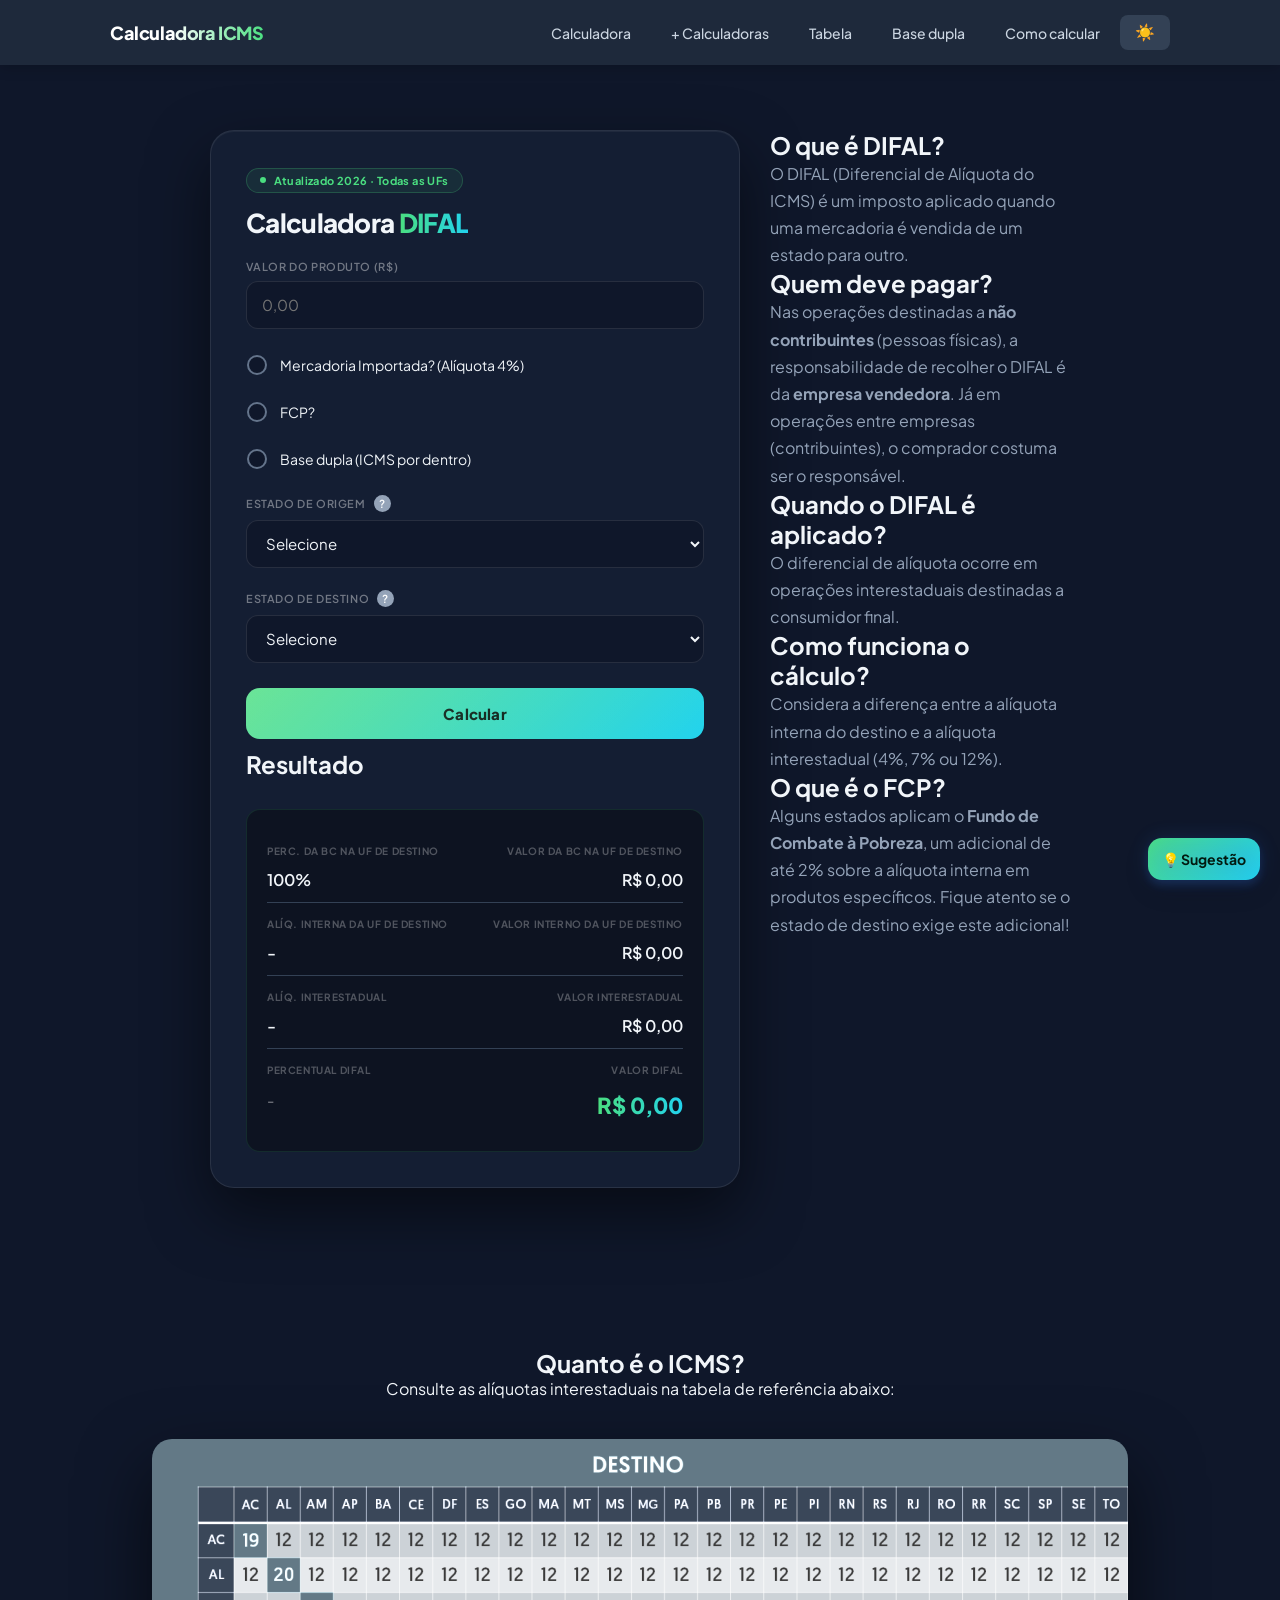
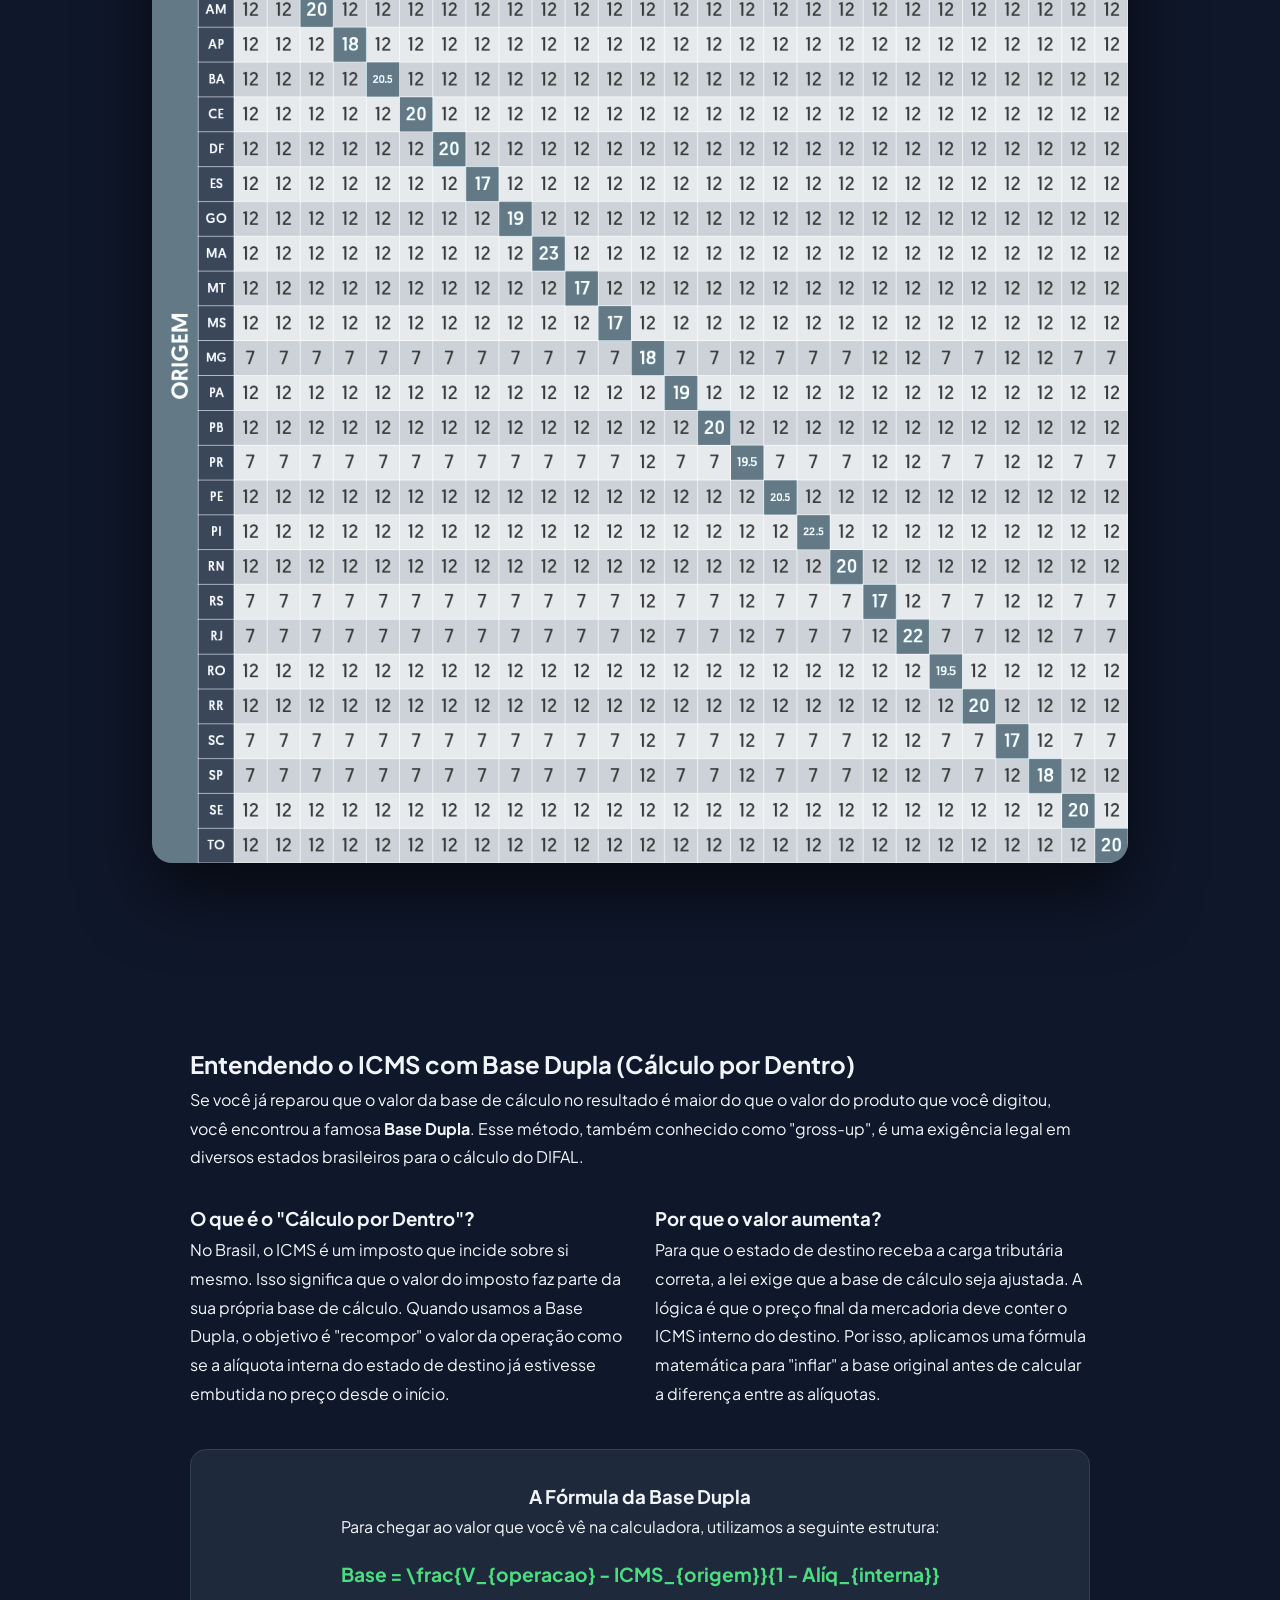
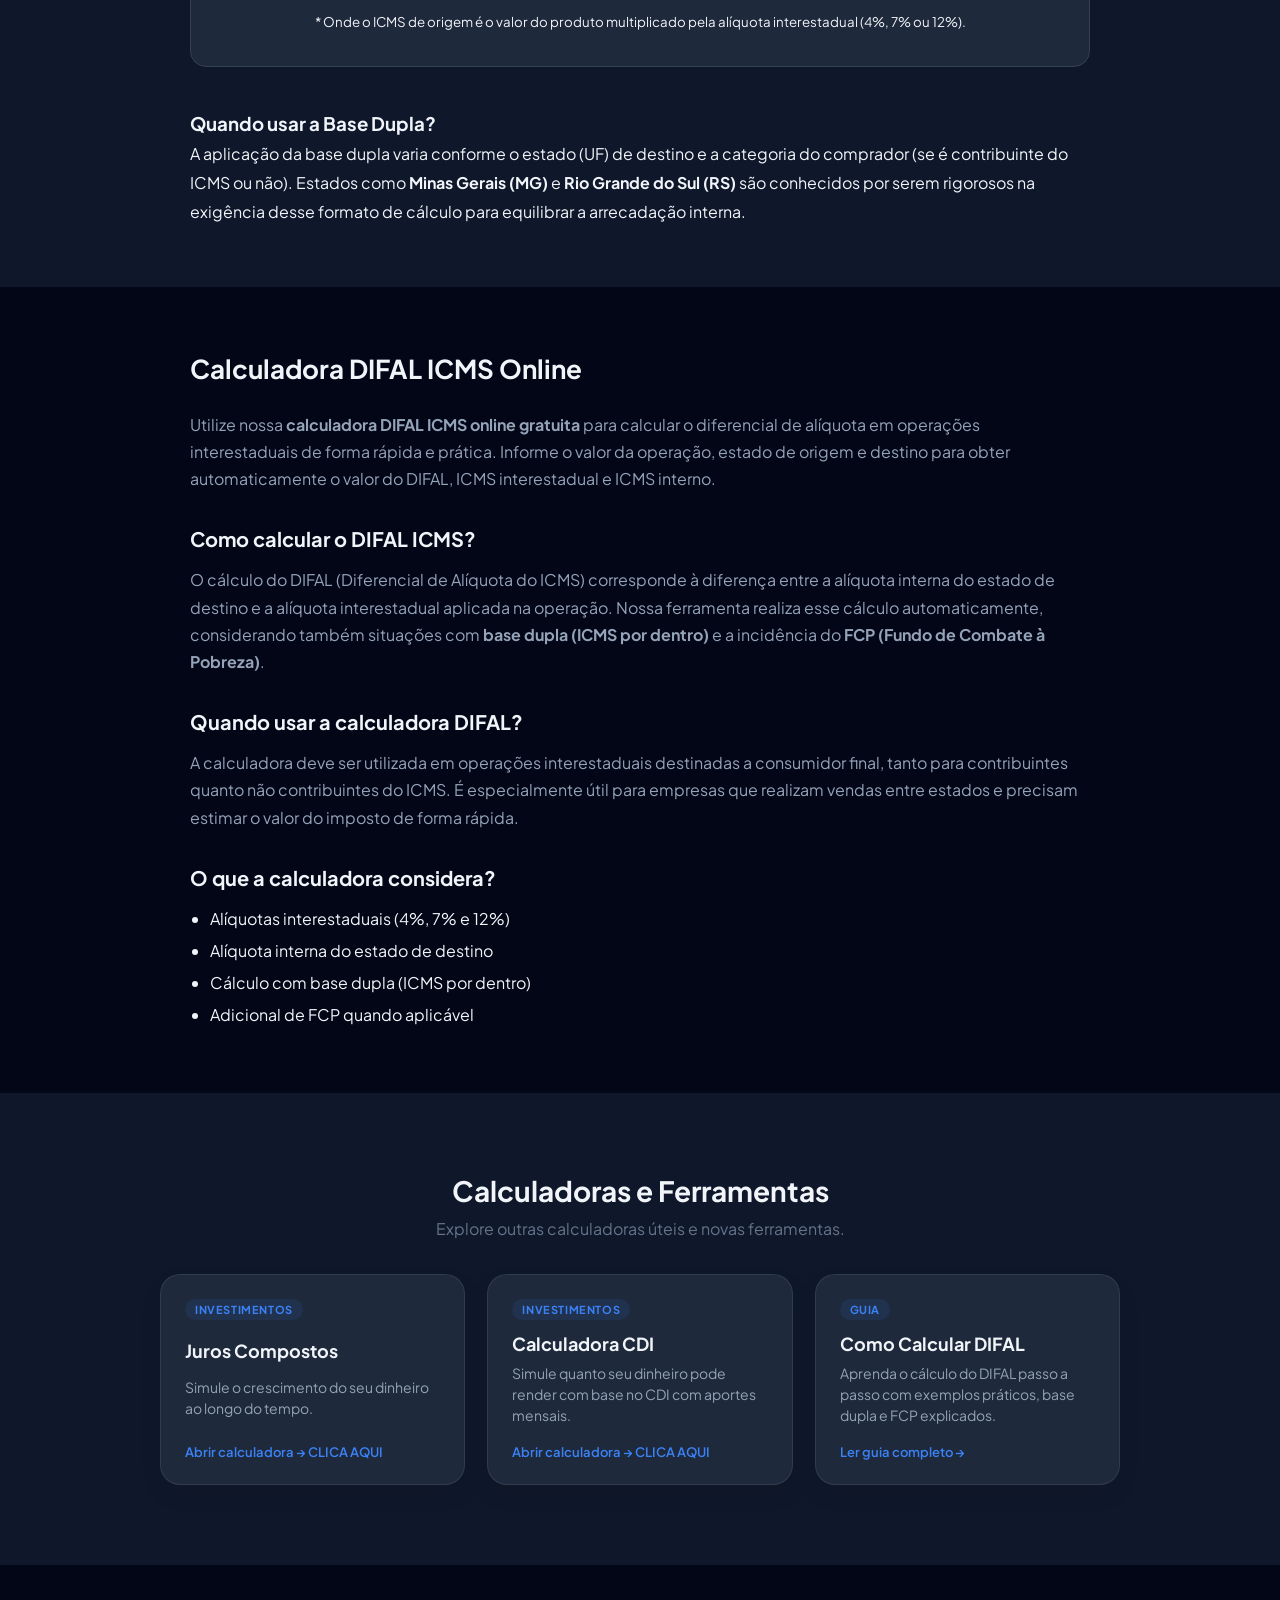
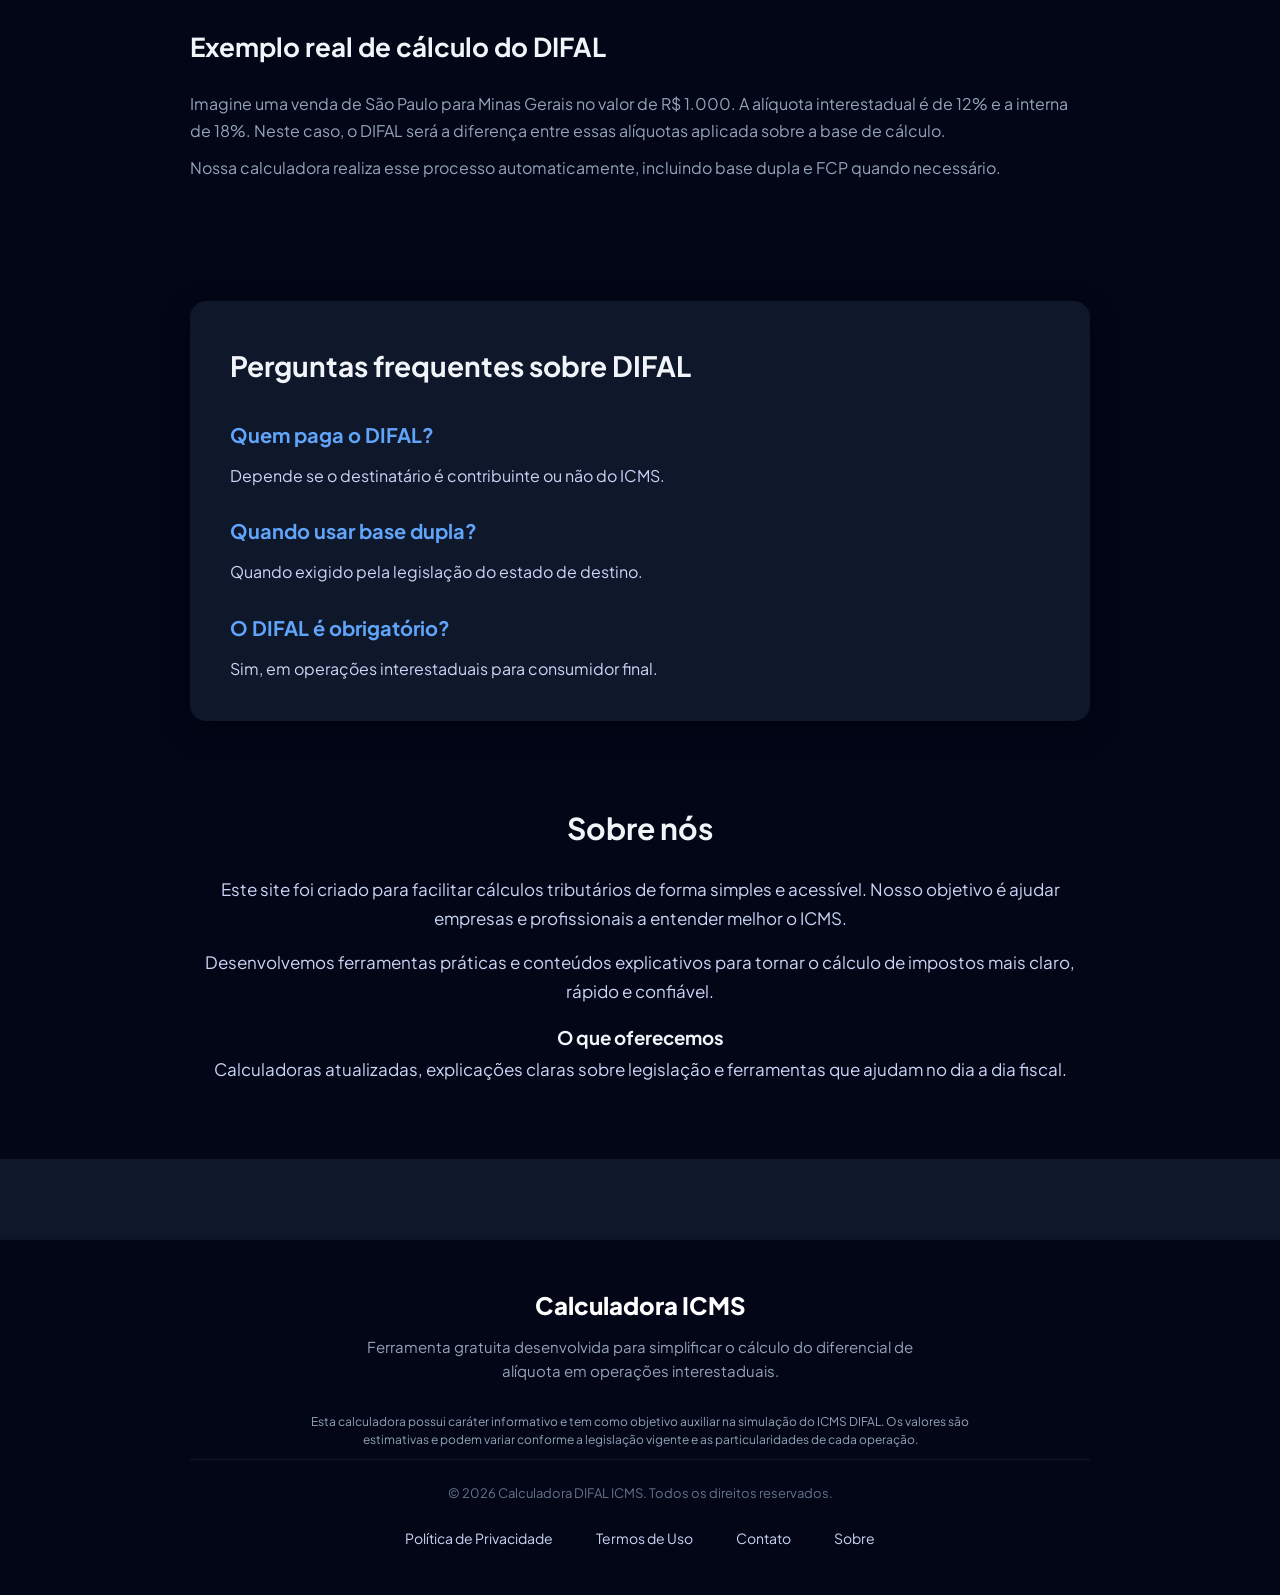
<file: index.html>
<!DOCTYPE html>
<html lang="pt-BR">
<head>
<title>Calculadora ICMS e DIFAL Online Grátis (Base Dupla, FCP Atualizado 2026)</title>    <meta charset="UTF-8">
    <meta name="viewport" content="width=device-width, initial-scale=1.0">
    <link rel="icon" type="image/png" href="/favicon.png">
    <link rel="shortcut icon" href="/favicon.png">
    <meta name="robots" content="index, follow">
    <link rel="preconnect" href="https://fonts.googleapis.com">
    <link rel="preconnect" href="https://fonts.gstatic.com" crossorigin>
    <link href="https://fonts.googleapis.com/css2?family=Plus+Jakarta+Sans:wght@400;500;600;700;800&display=swap" rel="stylesheet">
    <link rel="stylesheet" href="style.css">
    <link rel="canonical" href="https://calculadora-icms-difal.vercel.app/">
    <meta property="og:image" content="https://calculadora-icms-difal.vercel.app/tabela-icms.png">
    <meta name="google-adsense-account" content="ca-pub-2922037030125492">
    <meta name="description" content="Calcule o DIFAL ICMS online grátis em segundos. Ferramenta atualizada com base dupla, FCP e alíquotas interestaduais. Simples, rápido e confiável.">
    <meta name="keywords" content="ICMS DIFAL, calculadora DIFAL, diferencial de alíquota, ICMS interestadual">
    <meta property="og:title" content="Calculadora ICMS DIFAL">
    <meta property="og:description" content="Ferramenta gratuita para cálculo do DIFAL">
    <meta property="og:url" content="https://calculadora-icms-difal.vercel.app/">
    <meta property="og:type" content="website">
    <meta property="og:site_name" content="Calculadora DIFAL ICMS">
    <meta name="application-name" content="Calculadora DIFAL ICMS">
    <meta name="apple-mobile-web-app-title" content="Calculadora DIFAL ICMS">

    <script type="application/ld+json">
        {
         "@context": "https://schema.org",
         "@type": "WebSite",
         "name": "Calculadora ICMS E DIFAL",
         "url": "https://calculadora-icms-difal.vercel.app/"
        }
    </script>
</head>
<body class="dark">
<header class="menu">
    <div class="menu-container">

        <h1 class="logo">Calculadora ICMS</h1>
        
        <!-- MENU DESKTOP -->
        <nav class="menu-links">
            <a href="#calculadora">Calculadora</a>
            <a href="#info">+ Calculadoras</a>
            <a href="#tabela">Tabela</a>
            <a href="#basedupla">Base dupla</a>
            <a href="como-calcular-difal.html">Como calcular</a>
            <button id="toggleTema" class="botaoTema">☀️</button>
        </nav>

        <!-- BOTÃO MOBILE -->
        <button id="menuToggle" class="menu-toggle">☰</button>

    </div>
</header>

<!-- OVERLAY -->
<div id="overlay" class="overlay"></div>

<!-- MENU MOBILE -->
<nav id="menuNav" class="side-menu">
    <button id="closeMenu" class="fechar-menu">✕</button>

    <a href="#calculadora">Calculadora</a>
    <a href="#info">+ Calculadoras</a>
    <a href="#tabela">Tabela ICMS</a>
    <a href="#basedupla">Base dupla ICMS</a>
    <a href="como-calcular-difal.html">Como calcular</a>

    <div class="divider"></div>

    <button id="toggleTemaMobile" class="menu-item">
        ☀️ Alternar tema
    </button>
</nav>

<section id="calculadora" class="secao-principal">
    <div class="layout">
        
        <div class="coluna-calculadora">
            <div class="card animar-entrada">
                <div class="hero-badge">
                    <span class="hero-badge-dot"></span>
                    Atualizado 2026 · Todas as UFs
                </div>
                <h1>Calculadora <span class="gradient-text">DIFAL</span></h1>

                <div class="campo">
                    <label>Valor do produto (R$)</label>
                    <input type="text" id="valor" placeholder="0,00">
                </div>

                <div class="campo-check">
                    <label class="checkbox-container">
                        <input type="checkbox" id="importado">
                    </label>
                    <span class="label-text">Mercadoria Importada? (Alíquota 4%)</span>
                </div>

                <div class="campo-check">
                    <label class="checkbox-container">
                        <input type="checkbox" id="ativarFCP" onchange="toggleFCP()">
                    </label>
                    <span class="label-text">FCP?</span>

                    <select id="fcp_select" style="display: none; width: auto; height: 35px; margin-left: 10px; padding: 2px 10px;">
                        <option value="1">1%</option>
                        <option value="2">2%</option>
                    </select>
                </div>

                <div class="campo-check">
                    <label class="checkbox-container">
                        <input type="checkbox" id="baseDupla">
                    </label>
                    <span class="label-text">Base dupla (ICMS por dentro)</span>
                </div>
                
                <div class="campo">
                    <label>
                        Estado de origem 
                        <span class="help-icon">
                            ?
                            <span class="tooltip-text">UF de onde a mercadoria está saindo (onde o vendedor está).</span>
                        </span>
                    </label>
                    <select id="origem">
                        <option value="">Selecione</option>
                    </select>
                </div>

                <div class="campo">
                    <label>
                        Estado de destino 
                        <span class="help-icon">
                            ?
                            <span class="tooltip-text">UF para onde a mercadoria será entregue (onde o comprador está).</span>
                        </span>
                    </label>
                    <select id="destino">
                        <option value="">Selecione</option>
                    </select>
                </div>
                
                <button class="botaoCalcular" onclick="calcular()">Calcular</button>

                <h2>Resultado</h2>

                <div class="resultado">
                    <div class="resultado-titulo">
                        <span>Perc. da BC na UF de destino</span>
                        <span>Valor da BC na UF de destino</span>
                    </div>
                    <div class="resultado-linha">
                        <span>100%</span>
                        <span id="resBase">R$ 0,00</span>
                    </div>
                    <div class="resultado-linha base-dupla" style="display:none;">
                        <span>Base ICMS (dupla)
                            <span class="help-icon">
                                i
                                <span class="tooltip-text">A base é "reajustada" porque o imposto integra sua própria base de cálculo (cálculo por dentro), conforme a legislação do DIFAL.</span>
                            </span>
                        </span>
                        <span id="resBaseDupla">R$ 0,00</span>
                    </div>
                    <div class="resultado-titulo">
                        <span>Alíq. interna da UF de destino</span>
                        <span>Valor interno da UF de destino</span>
                    </div>
                    <div class="resultado-linha">
                        <span id="resAliqInterna">-</span>
                        <span id="resValorInterno">R$ 0,00</span>
                    </div>

                    <div class="resultado-titulo">
                        <span>Alíq. interestadual</span>
                        <span>Valor interestadual</span>
                    </div>
                    <div class="resultado-linha">
                        <span id="resAliqInterestadual">-</span>
                        <span id="resValorInterestadual">R$ 0,00</span>
                    </div>
                    
                    <div class="resultado-titulo fcp-linha" style="display:none;">
                        <span>Alíquota FCP destino</span>
                        <span>Valor FCP destino</span>
                    </div>

                    <div class="resultado-linha fcp-linha" style="display:none;">
                        <span id="resAliqFCP">-</span>
                        <span id="resValorFCP">R$ 0,00</span>
                    </div>

                    <div class="resultado-titulo">
                        <span>Percentual DIFAL</span>
                        <span>Valor DIFAL</span>
                    </div>

                    <div class="resultado-linha destaque">
                        <span id="resDifal">-</span>
                        <span id="resValorDifal">R$ 0,00</span>
                    </div>

                    <div class="resultado-titulo total-destino" style="display:none;">
                        <span>Difal + FCP</span>
                        <span>Valor total</span>
                    </div>

                    <div class="resultado-linha destaque total-destino" style="display:none;">
                        <span>Total a recolher</span>
                        <span id="resTotalDestino">R$ 0,00</span>
                    </div>
                </div>
            </div>
        </div>

        <div  class="coluna-texto animar-entrada-atraso">
            <h2>O que é DIFAL?</h2>
            <p>O DIFAL (Diferencial de Alíquota do ICMS) é um imposto aplicado quando uma mercadoria é vendida de um estado para outro.</p>

            <h2>Quem deve pagar?</h2>
            <p>Nas operações destinadas a <b>não contribuintes</b> (pessoas físicas), a responsabilidade de recolher o DIFAL é da <b>empresa vendedora</b>. Já em operações entre empresas (contribuintes), o comprador costuma ser o responsável.</p>

            <h2>Quando o DIFAL é aplicado?</h2>
            <p>O diferencial de alíquota ocorre em operações interestaduais destinadas a consumidor final.</p>

            <h2>Como funciona o cálculo?</h2>
            <p>Considera a diferença entre a alíquota interna do destino e a alíquota interestadual (4%, 7% ou 12%).</p>

            <h2>O que é o FCP?</h2>
            <p>Alguns estados aplicam o <b>Fundo de Combate à Pobreza</b>, um adicional de até 2% sobre a alíquota interna em produtos específicos. Fique atento se o estado de destino exige este adicional!</p>
        </div>

    </div>
</section>

<section id="tabela" class="secao-tabela">
    <div class="container-tabela">
        <h2>Quanto é o ICMS?</h2>
        <p>Consulte as alíquotas interestaduais na tabela de referência abaixo:</p>
        <img class="imagemTabela" src="tabela-icms.png" alt="Tabela ICMS">
    </div>
</section>
<section id="basedupla" class="secao-explicao">
    <div class="container-texto">
        <h2>Entendendo o ICMS com Base Dupla (Cálculo por Dentro)</h2>
        <p>
            Se você já reparou que o valor da base de cálculo no resultado é maior do que o valor do produto que você digitou, você encontrou a famosa <b>Base Dupla</b>. 
            Esse método, também conhecido como "gross-up", é uma exigência legal em diversos estados brasileiros para o cálculo do DIFAL.
        </p>

        <div class="grid-explicao">
            <div class="item-explicao">
                <h3>O que é o "Cálculo por Dentro"?</h3>
                <p>
                    No Brasil, o ICMS é um imposto que incide sobre si mesmo. Isso significa que o valor do imposto faz parte da sua própria base de cálculo. 
                    Quando usamos a Base Dupla, o objetivo é "recompor" o valor da operação como se a alíquota interna do estado de destino já estivesse embutida no preço desde o início.
                </p>
            </div>

            <div class="item-explicao">
                <h3>Por que o valor aumenta?</h3>
                <p>
                    Para que o estado de destino receba a carga tributária correta, a lei exige que a base de cálculo seja ajustada. 
                    A lógica é que o preço final da mercadoria deve conter o ICMS interno do destino. Por isso, aplicamos uma fórmula matemática para "inflar" a base original antes de calcular a diferença entre as alíquotas.
                </p>
            </div>
        </div>

        <div class="formula-box">
            <h3>A Fórmula da Base Dupla</h3>
            <p>Para chegar ao valor que você vê na calculadora, utilizamos a seguinte estrutura:</p>
            <div class="formula">
                Base = \frac{V_{operacao} - ICMS_{origem}}{1 - Alíq_{interna}}
            </div>
            <p><small>* Onde o ICMS de origem é o valor do produto multiplicado pela alíquota interestadual (4%, 7% ou 12%).</small></p>
        </div>

        <h3>Quando usar a Base Dupla?</h3>
        <p>
            A aplicação da base dupla varia conforme o estado (UF) de destino e a categoria do comprador (se é contribuinte do ICMS ou não). 
            Estados como <b>Minas Gerais (MG)</b> e <b>Rio Grande do Sul (RS)</b> são conhecidos por serem rigorosos na exigência desse formato de cálculo para equilibrar a arrecadação interna.
        </p>
    </div>
</section>

<section class="secao-seo">
    <div class="container-texto">

        <h2>Calculadora DIFAL ICMS Online</h2>
        <p>
            Utilize nossa <b>calculadora DIFAL ICMS online gratuita</b> para calcular o diferencial de alíquota em operações interestaduais de forma rápida e prática.
            Informe o valor da operação, estado de origem e destino para obter automaticamente o valor do DIFAL, ICMS interestadual e ICMS interno.
        </p>

        <h3>Como calcular o DIFAL ICMS?</h3>
        <p>
            O cálculo do DIFAL (Diferencial de Alíquota do ICMS) corresponde à diferença entre a alíquota interna do estado de destino e a alíquota interestadual aplicada na operação.
            Nossa ferramenta realiza esse cálculo automaticamente, considerando também situações com <b>base dupla (ICMS por dentro)</b> e a incidência do <b>FCP (Fundo de Combate à Pobreza)</b>.
        </p>

        <h3>Quando usar a calculadora DIFAL?</h3>
        <p>
            A calculadora deve ser utilizada em operações interestaduais destinadas a consumidor final, tanto para contribuintes quanto não contribuintes do ICMS.
            É especialmente útil para empresas que realizam vendas entre estados e precisam estimar o valor do imposto de forma rápida.
        </p>

        <h3>O que a calculadora considera?</h3>
        <ul>
            <li>Alíquotas interestaduais (4%, 7% e 12%)</li>
            <li>Alíquota interna do estado de destino</li>
            <li>Cálculo com base dupla (ICMS por dentro)</li>
            <li>Adicional de FCP quando aplicável</li>
        </ul>

    </div>
</section>
<section id="info" class="secao-outras">

<div class="container-outras">

    <div class="titulo-calculadoras">
        <h2>Calculadoras e Ferramentas</h2>
        <p class="subtitulo-calculadoras">
            Explore outras calculadoras úteis e novas ferramentas.
        </p>    
    </div>
    <div class="grid-calculadoras">

        <a href="https://calculadora-financeira-ecru.vercel.app/" class="card-link">
            <span class="tag">Investimentos</span>
            <h3>Juros Compostos</h3>
            <p>Simule o crescimento do seu dinheiro ao longo do tempo.</p>
            <span class="cta">Abrir calculadora → CLICA AQUI</span>
        </a>

        <a href="https://calculadora-financeira-ecru.vercel.app/cdi.html" class="card-link">
            <span class="tag">Investimentos</span>
            <h3>Calculadora CDI</h3>
            <p>Simule quanto seu dinheiro pode render com base no CDI com aportes mensais.</p>
            <span class="cta">Abrir calculadora → CLICA AQUI</span>
        </a>

        <a href="como-calcular-difal.html" class="card-link">
            <span class="tag">Guia</span>
            <h3>Como Calcular DIFAL</h3>
            <p>Aprenda o cálculo do DIFAL passo a passo com exemplos práticos, base dupla e FCP explicados.</p>
            <span class="cta">Ler guia completo →</span>
        </a>


    </div>
</div>    
</section>
<section class="secao-seo">
    <div class="container-texto">
        <h2>Exemplo real de cálculo do DIFAL</h2>
        <p>
        Imagine uma venda de São Paulo para Minas Gerais no valor de R$ 1.000.
        A alíquota interestadual é de 12% e a interna de 18%.
        Neste caso, o DIFAL será a diferença entre essas alíquotas aplicada sobre a base de cálculo.
        </p>

        <p>
        Nossa calculadora realiza esse processo automaticamente, incluindo base dupla e FCP quando necessário.
        </p>
    </div>    
</section>
<section class="secao-ad">
    <div class="container-texto">
       <h2>Perguntas frequentes sobre DIFAL</h2>
        <h3>Quem paga o DIFAL?</h3>
        <p>Depende se o destinatário é contribuinte ou não do ICMS.</p>

        <h3>Quando usar base dupla?</h3>
        <p>Quando exigido pela legislação do estado de destino.</p>

        <h3>O DIFAL é obrigatório?</h3>
        <p>Sim, em operações interestaduais para consumidor final.</p>
    </div>    
</section>
<section class="secao-sobre">
    <div class="container-texto">

        <h2>Sobre nós</h2>

        <p>
        Este site foi criado para facilitar cálculos tributários de forma simples e acessível.
        Nosso objetivo é ajudar empresas e profissionais a entender melhor o ICMS.
        </p>

        <p>
        Desenvolvemos ferramentas práticas e conteúdos explicativos para tornar o cálculo
        de impostos mais claro, rápido e confiável.
        </p>

        <h3>O que oferecemos</h3>
        
        <p>
        Calculadoras atualizadas, explicações claras sobre legislação e ferramentas
        que ajudam no dia a dia fiscal.
        </p>

    </div>
</section>
<footer class="footer">
    <div class="footer-container">
        <div class="footer-grid">
            <div class="footer-col centralizado">
                <h3 class="logo-footer">Calculadora ICMS</h3>
                <p>Ferramenta gratuita desenvolvida para simplificar o cálculo do diferencial de alíquota em operações interestaduais.</p>
            </div>
        </div>
        <div class="aviso-footer">
            <p>
            Esta calculadora possui caráter informativo e tem como objetivo auxiliar na simulação do ICMS DIFAL. 
            Os valores são estimativas e podem variar conforme a legislação vigente e as particularidades de cada operação.
            </p>
        </div>
        <div class="footer-bottom">
            <p>&copy; 2026 Calculadora DIFAL ICMS. Todos os direitos reservados.</p>
        </div>
        <div class="footer-links">
            <a href="/politica-de-privacidade.html">Política de Privacidade</a>
            <a href="/termos-de-uso.html">Termos de Uso</a>
            <a href="/contato.html">Contato</a>
            <a href="/sobre.html">Sobre</a>
        </div>
    </div>
</footer>
<div id="modalImagem" class="modal-imagem">
    <span class="fechar-modal">&times;</span>
    <img id="imgExpandida" class="conteudo-modal">
</div>
<script src="script.js"></script>
<!-- BOTÃO -->
<div class="btn-sugestao" onclick="abrirSugestao()">💡 Sugestão</div>

<!-- MODAL -->
<div class="modal-sugestao" id="modalSugestao">
  <div class="box-sugestao">

    <div class="topo-sugestao">
      <span>Enviar sugestão</span>
      <button onclick="fecharSugestao()">✕</button>
    </div>

    <form action="https://formsubmit.co/ajax/leotr2016.jb@gmail.com" method="POST"
        id="formSugestao"
        >

        <input type="text" name="titulo" placeholder="Título da sugestão" required>

        <textarea name="mensagem" placeholder="Digite sua sugestão..." required></textarea>

        <input type="hidden" name="_captcha" value="false">

        <button type="button" onclick="enviarSugestao()" class="btn-enviar-sugestao">
        Enviar sugestão
        </button>

        <div class="msg-sucesso" id="msgSucesso">
        Sugestão enviada com sucesso!
        </div>

    </form>

  </div>
</div>
</body>
</html>
</file>
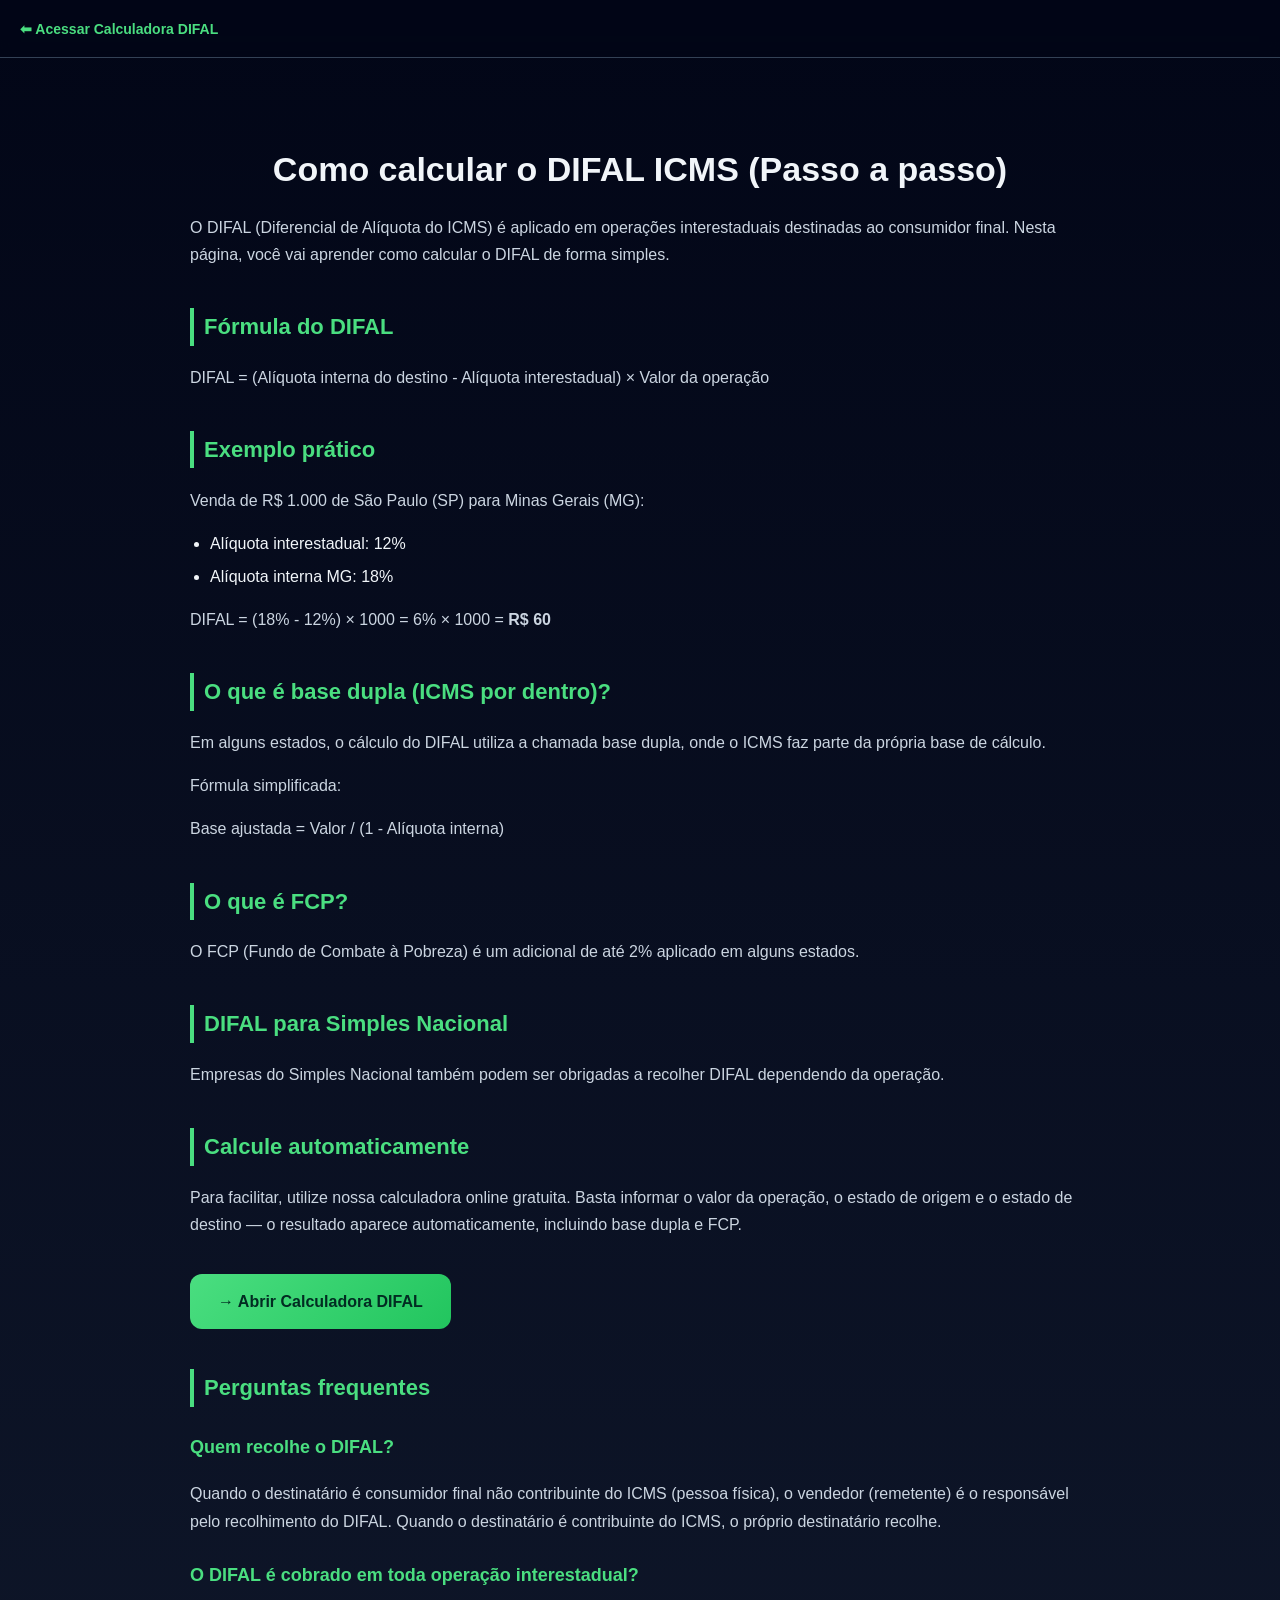
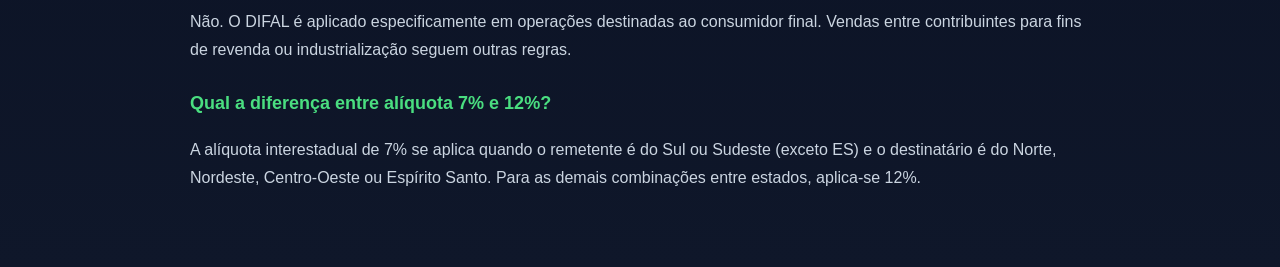
<file: como-calcular-difal.html>
<!DOCTYPE html>
<html lang="pt-BR">
<head>
    <meta charset="UTF-8">
    <meta name="viewport" content="width=device-width, initial-scale=1.0">
    <title>Como Calcular DIFAL ICMS (Passo a Passo Atualizado 2026)</title>

    <meta name="description" content="Aprenda como calcular o DIFAL ICMS passo a passo com exemplos práticos. Entenda base dupla, FCP e cálculo completo atualizado.">
    <meta name="robots" content="index, follow">

    <link rel="stylesheet" href="como-calcular-difal.css">
</head>

<body class="dark">
    <div class="topo">
        <a href="/" style="color:#4ade80;font-weight:bold;">⬅ Acessar Calculadora DIFAL</a>
    </div>

<div class="container-texto" style="max-width:900px;margin:0 auto;padding:60px 20px;">

    <h1>Como calcular o DIFAL ICMS (Passo a passo)</h1>

    <p>
        O DIFAL (Diferencial de Alíquota do ICMS) é aplicado em operações interestaduais destinadas ao consumidor final. Nesta página, você vai aprender como calcular o DIFAL de forma simples.
    </p>

    <h2>Fórmula do DIFAL</h2>

    <p>
        DIFAL = (Alíquota interna do destino - Alíquota interestadual) × Valor da operação
    </p>

    <h2>Exemplo prático</h2>

    <p>Venda de R$ 1.000 de São Paulo (SP) para Minas Gerais (MG):</p>

    <ul>
        <li>Alíquota interestadual: 12%</li>
        <li>Alíquota interna MG: 18%</li>
    </ul>

    <p>
        DIFAL = (18% - 12%) × 1000 = 6% × 1000 = <b>R$ 60</b>
    </p>

    <h2>O que é base dupla (ICMS por dentro)?</h2>

    <p>
        Em alguns estados, o cálculo do DIFAL utiliza a chamada base dupla, onde o ICMS faz parte da própria base de cálculo.
    </p>

    <p>
        Fórmula simplificada:
    </p>

    <p>
        Base ajustada = Valor / (1 - Alíquota interna)
    </p>

    <h2>O que é FCP?</h2>

    <p>
        O FCP (Fundo de Combate à Pobreza) é um adicional de até 2% aplicado em alguns estados.
    </p>

    <h2>DIFAL para Simples Nacional</h2>

    <p>
        Empresas do Simples Nacional também podem ser obrigadas a recolher DIFAL dependendo da operação.
    </p>

    <h2>Calcule automaticamente</h2>

    <p>
        Para facilitar, utilize nossa calculadora online gratuita. Basta informar o valor da operação, 
        o estado de origem e o estado de destino — o resultado aparece automaticamente, incluindo base dupla e FCP.
    </p>

    <a href="/" style="display:inline-block; margin-top:20px; padding:14px 28px; background:linear-gradient(135deg,#4ade80,#22c55e); color:#022c22; font-weight:700; border-radius:12px; text-decoration:none; font-size:16px; transition:0.3s;">
        → Abrir Calculadora DIFAL
    </a>

    <h2>Perguntas frequentes</h2>

    <h3 style="color:#4ade80; font-size:18px; margin-top:25px;">Quem recolhe o DIFAL?</h3>
    <p>
        Quando o destinatário é consumidor final não contribuinte do ICMS (pessoa física), 
        o vendedor (remetente) é o responsável pelo recolhimento do DIFAL. Quando o destinatário 
        é contribuinte do ICMS, o próprio destinatário recolhe.
    </p>

    <h3 style="color:#4ade80; font-size:18px; margin-top:25px;">O DIFAL é cobrado em toda operação interestadual?</h3>
    <p>
        Não. O DIFAL é aplicado especificamente em operações destinadas ao consumidor final. 
        Vendas entre contribuintes para fins de revenda ou industrialização seguem outras regras.
    </p>

    <h3 style="color:#4ade80; font-size:18px; margin-top:25px;">Qual a diferença entre alíquota 7% e 12%?</h3>
    <p>
        A alíquota interestadual de 7% se aplica quando o remetente é do Sul ou Sudeste (exceto ES) 
        e o destinatário é do Norte, Nordeste, Centro-Oeste ou Espírito Santo. Para as demais combinações 
        entre estados, aplica-se 12%.
    </p>

</div>

</body>
</html>
</file>
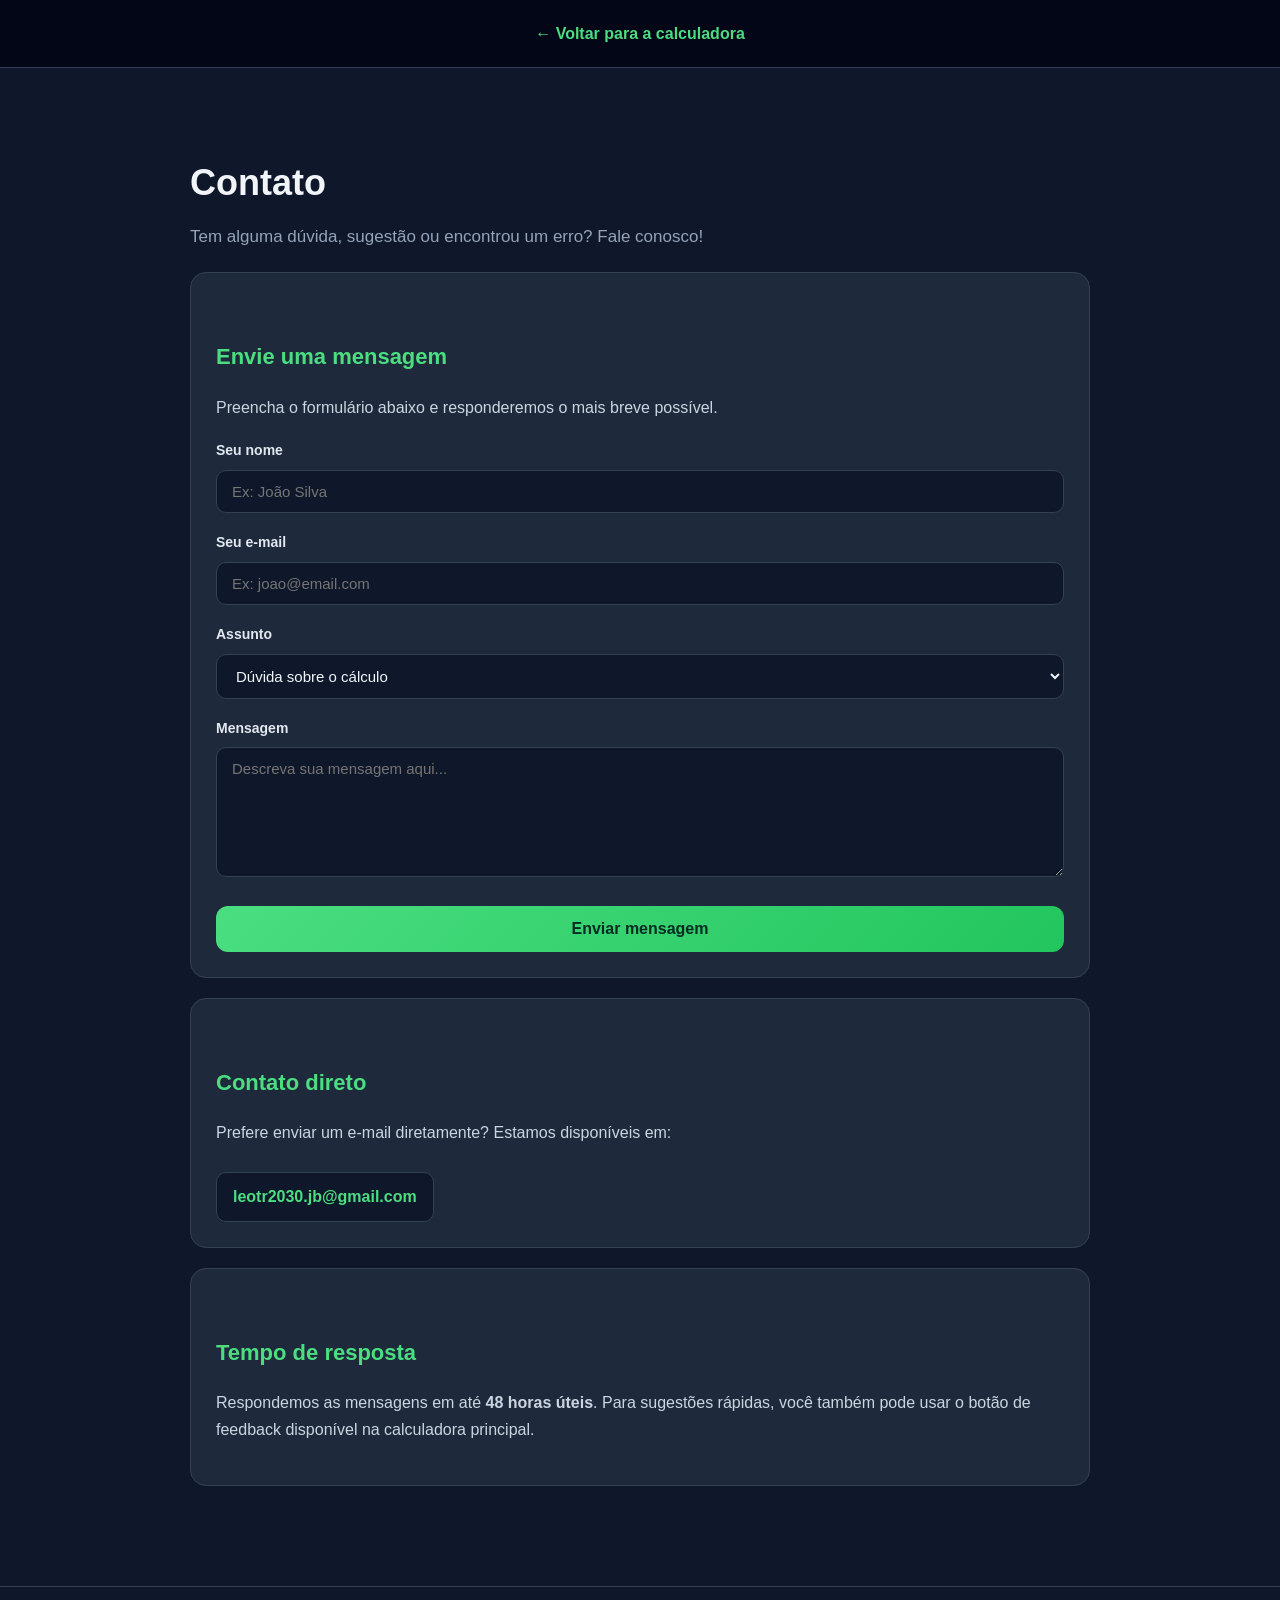
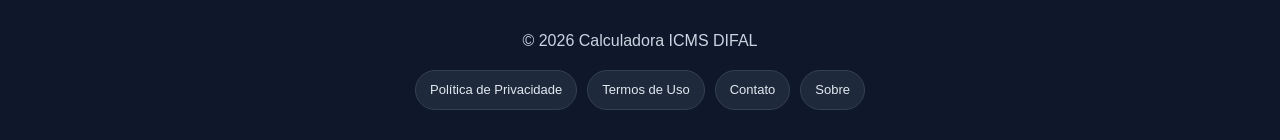
<file: contato.html>
<!DOCTYPE html>
<html lang="pt-BR">
<head>
<meta charset="UTF-8">
<meta name="viewport" content="width=device-width, initial-scale=1.0">
<title>Contato | Calculadora ICMS DIFAL</title>
<meta name="description" content="Entre em contato com a equipe da Calculadora ICMS DIFAL. Envie dúvidas, sugestões ou reporte algum problema.">
<style>
body {
  font-family: 'Segoe UI', Tahoma, Geneva, Verdana, sans-serif;
  margin: 0;
  background: #0f172a;
  color: #f1f5f9;
  line-height: 1.7;
}
.container {
  max-width: 900px;
  margin: 0 auto;
  padding: 60px 20px;
}
h1 { font-size: 36px; margin-bottom: 10px; }
h2 { margin-top: 40px; font-size: 22px; color: #4ade80; }
p { color: #cbd5e1; margin-top: 10px; }
.box {
  background: #1e293b;
  padding: 25px;
  border-radius: 16px;
  border: 1px solid #334155;
  margin-top: 20px;
}
.topo {
  background: #020617;
  padding: 20px;
  border-bottom: 1px solid #334155;
  text-align: center;
}
.topo a { color: #4ade80; text-decoration: none; font-weight: bold; }

/* FORM */
.form-grupo { margin-top: 18px; }
.form-grupo label {
  display: block;
  font-size: 14px;
  font-weight: 600;
  margin-bottom: 7px;
  color: #e2e8f0;
}
.form-grupo input,
.form-grupo select,
.form-grupo textarea {
  width: 100%;
  padding: 12px 15px;
  background: #0f172a;
  border: 1px solid #334155;
  border-radius: 10px;
  color: #f1f5f9;
  font-size: 15px;
  font-family: inherit;
  box-sizing: border-box;
  transition: 0.3s;
}
.form-grupo input:focus,
.form-grupo select:focus,
.form-grupo textarea:focus {
  outline: none;
  border-color: #4ade80;
  box-shadow: 0 0 0 3px rgba(74, 222, 128, 0.12);
}
.form-grupo textarea { height: 130px; resize: vertical; }

.btn-enviar {
  margin-top: 20px;
  width: 100%;
  padding: 14px;
  background: linear-gradient(135deg, #4ade80, #22c55e);
  color: #022c22;
  font-weight: 700;
  font-size: 16px;
  border: none;
  border-radius: 12px;
  cursor: pointer;
  transition: 0.3s;
}
.btn-enviar:hover { transform: translateY(-2px); box-shadow: 0 10px 25px rgba(74,222,128,0.25); }

.msg-sucesso {
  display: none;
  margin-top: 15px;
  padding: 14px;
  background: rgba(74, 222, 128, 0.1);
  border: 1px solid #4ade80;
  border-radius: 10px;
  color: #4ade80;
  text-align: center;
  font-weight: 600;
}
.email-destaque {
  display: inline-block;
  background: #0f172a;
  border: 1px solid #334155;
  padding: 10px 16px;
  border-radius: 10px;
  color: #4ade80;
  font-weight: 600;
  margin-top: 10px;
  text-decoration: none;
}
.email-destaque:hover { border-color: #4ade80; }

/* FOOTER */
.footer { text-align: center; padding: 30px; border-top: 1px solid #334155; color: #64748b; margin-top: 40px; }
.footer-links { margin-top: 15px; display: flex; justify-content: center; flex-wrap: wrap; gap: 10px; }
.footer-links a {
  background: #1e293b; border: 1px solid #334155; color: #e2e8f0;
  padding: 8px 14px; border-radius: 999px; text-decoration: none; font-size: 13px; transition: 0.3s;
}
.footer-links a:hover { background: #334155; transform: translateY(-2px); }
</style>
</head>
<body>

<div class="topo">
  <a href="/">← Voltar para a calculadora</a>
</div>

<div class="container">
  <h1>Contato</h1>
  <p style="font-size:17px; color:#94a3b8;">Tem alguma dúvida, sugestão ou encontrou um erro? Fale conosco!</p>

  <div class="box">
    <h2>Envie uma mensagem</h2>
    <p>Preencha o formulário abaixo e responderemos o mais breve possível.</p>

    <form id="formContato" action="https://formsubmit.co/ajax/leotr2030.jb@gmail.com" method="POST">
      <input type="hidden" name="_captcha" value="false">

      <div class="form-grupo">
        <label for="nome">Seu nome</label>
        <input type="text" id="nome" name="nome" placeholder="Ex: João Silva" required>
      </div>

      <div class="form-grupo">
        <label for="email">Seu e-mail</label>
        <input type="email" id="email" name="email" placeholder="Ex: joao@email.com" required>
      </div>

      <div class="form-grupo">
        <label for="assunto">Assunto</label>
        <select id="assunto" name="assunto">
          <option value="Dúvida">Dúvida sobre o cálculo</option>
          <option value="Sugestão">Sugestão de melhoria</option>
          <option value="Erro">Reportar um erro</option>
          <option value="Outro">Outro</option>
        </select>
      </div>

      <div class="form-grupo">
        <label for="mensagem">Mensagem</label>
        <textarea id="mensagem" name="mensagem" placeholder="Descreva sua mensagem aqui..." required></textarea>
      </div>

      <button type="button" class="btn-enviar" onclick="enviarContato()">Enviar mensagem</button>

      <div class="msg-sucesso" id="msgSucessoContato">
        ✅ Mensagem enviada com sucesso! Responderemos em breve.
      </div>
    </form>
  </div>

  <div class="box">
    <h2>Contato direto</h2>
    <p>Prefere enviar um e-mail diretamente? Estamos disponíveis em:</p>
    <a class="email-destaque" href="mailto:leotr2030.jb@gmail.com">leotr2030.jb@gmail.com</a>
  </div>

  <div class="box">
    <h2>Tempo de resposta</h2>
    <p>Respondemos as mensagens em até <strong>48 horas úteis</strong>. Para sugestões rápidas, você também pode usar o botão de feedback disponível na calculadora principal.</p>
  </div>
</div>

<footer>
<div class="footer">
  <p>© 2026 Calculadora ICMS DIFAL</p>
  <div class="footer-links">
    <a href="/politica-de-privacidade.html">Política de Privacidade</a>
    <a href="/termos-de-uso.html">Termos de Uso</a>
    <a href="/contato.html">Contato</a>
    <a href="/sobre.html">Sobre</a>
  </div>
</div>
</footer>

<script>
function enviarContato() {
  const form = document.getElementById("formContato");
  fetch("https://formsubmit.co/ajax/leotr2016.jb@gmail.com", {
    method: "POST",
    body: new FormData(form)
  })
  .then(r => r.json())
  .then(() => {
    document.getElementById("msgSucessoContato").style.display = "block";
    form.reset();
    setTimeout(() => {
      document.getElementById("msgSucessoContato").style.display = "none";
    }, 4000);
  })
  .catch(() => alert("Erro ao enviar. Tente pelo e-mail diretamente."));
}
</script>
</body>
</html>
</file>
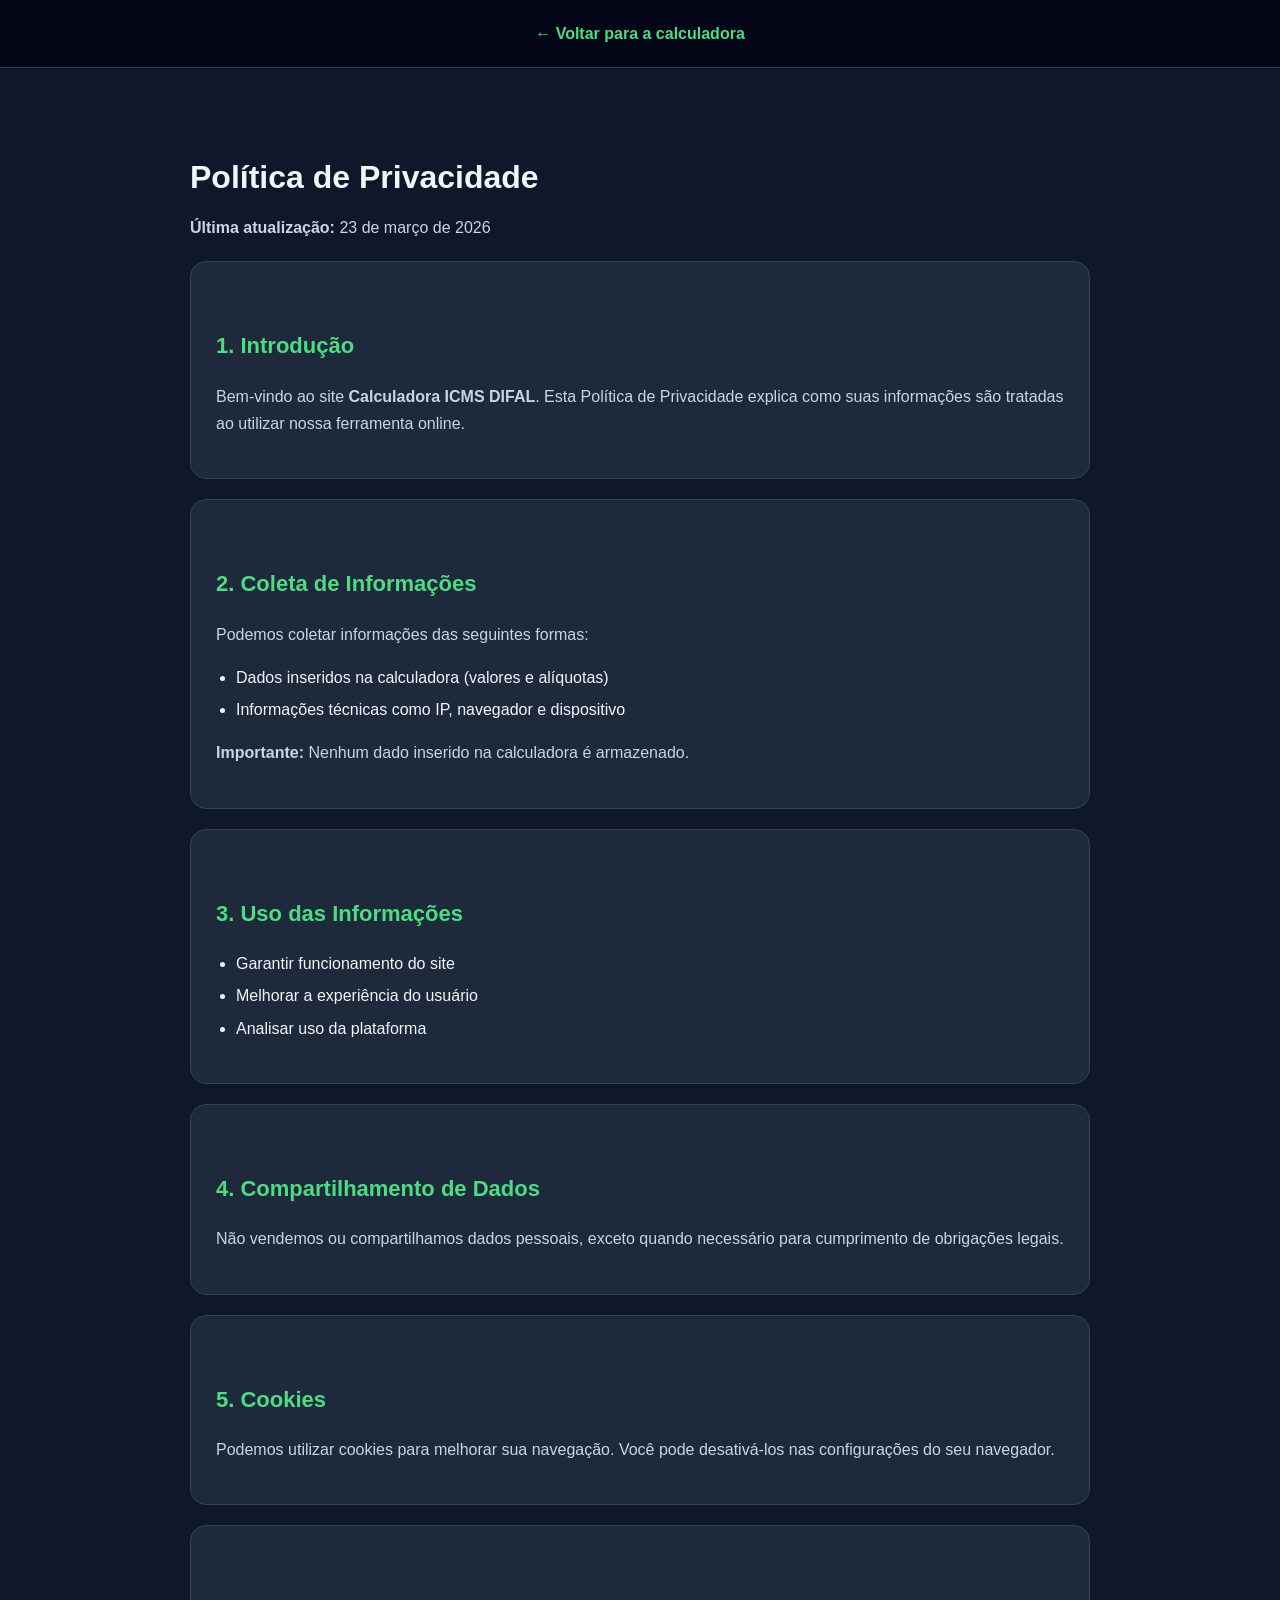
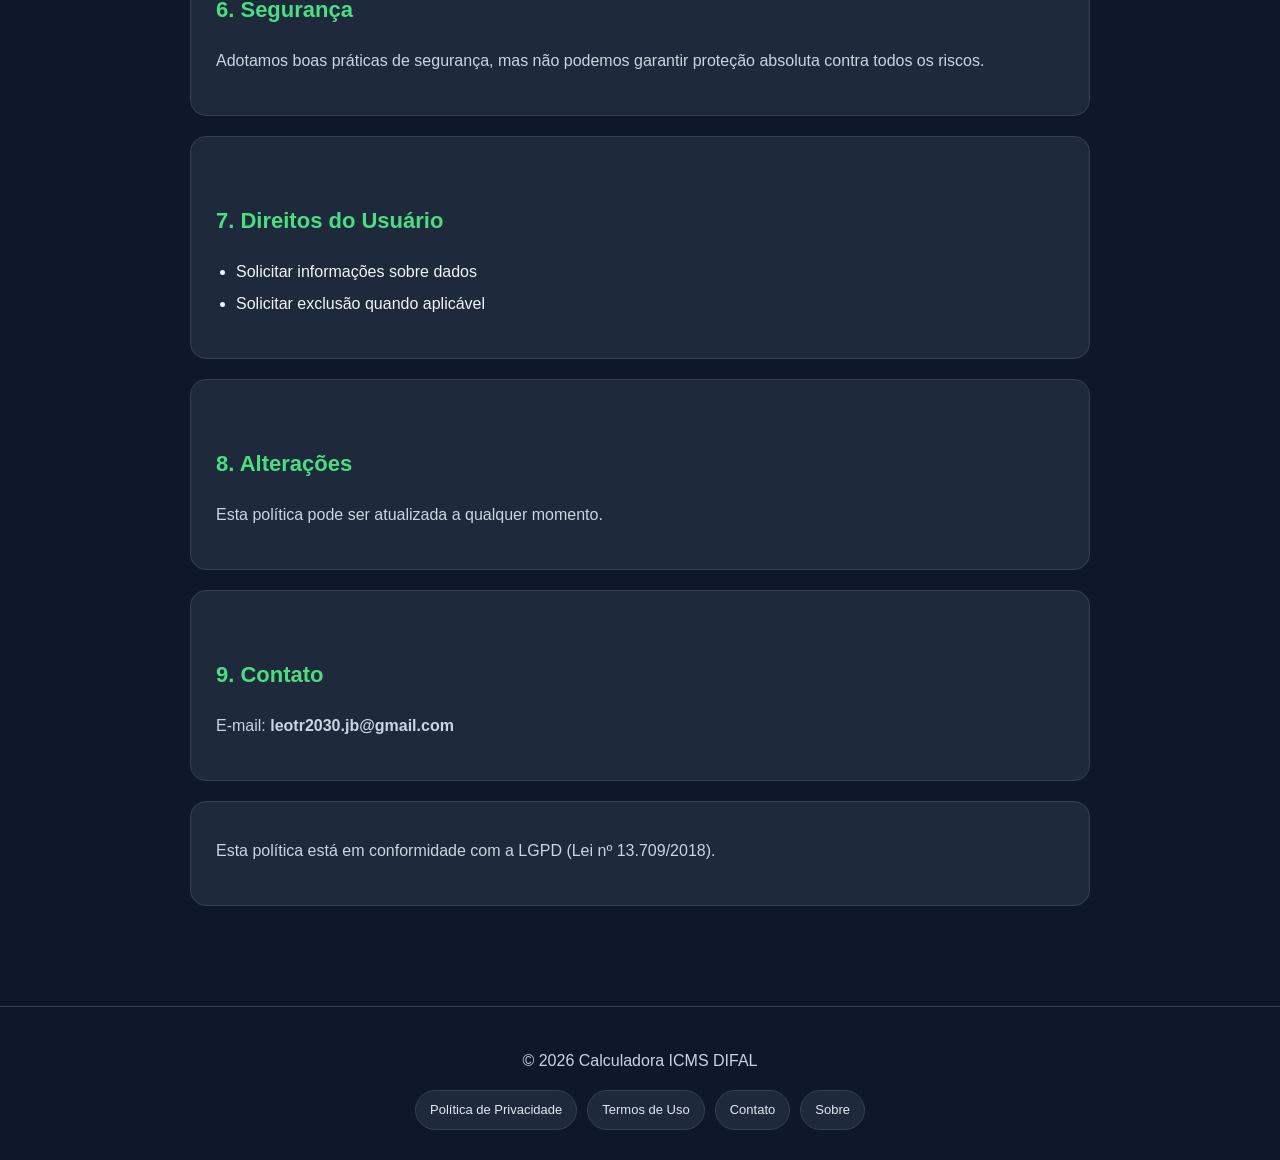
<file: politica-de-privacidade.html>
<!DOCTYPE html>
<html lang="pt-BR">
<head>
  <meta charset="UTF-8">
  <meta name="viewport" content="width=device-width, initial-scale=1.0">
  <title>Política de Privacidade | Calculadora ICMS DIFAL</title>
  <style>
    body {
      font-family: 'Segoe UI', Tahoma, Geneva, Verdana, sans-serif;
      margin: 0;
      background: #0f172a;
      color: #f1f5f9;
      line-height: 1.7;
    }

    .container {
      max-width: 900px;
      margin: 0 auto;
      padding: 60px 20px;
    }

    h1 {
      font-size: 32px;
      margin-bottom: 10px;
    }

    h2 {
      margin-top: 40px;
      font-size: 22px;
      color: #4ade80;
    }

    p {
      color: #cbd5e1;
      margin-top: 10px;
    }

    ul {
      margin-top: 10px;
      padding-left: 20px;
    }

    li {
      margin-bottom: 5px;
    }

    .box {
      background: #1e293b;
      padding: 25px;
      border-radius: 16px;
      border: 1px solid #334155;
      margin-top: 20px;
    }

    .topo {
      background: #020617;
      padding: 20px;
      border-bottom: 1px solid #334155;
      text-align: center;
    }

    .topo a {
      color: #4ade80;
      text-decoration: none;
      font-weight: bold;
    }

   /* FOOTER */
.footer {
  text-align: center;
  padding: 30px;
  border-top: 1px solid #334155;
  color: #64748b;
  margin-top: 40px;
}

/* BOTÕES DO FOOTER */
.footer-links {
  margin-top: 15px;
  display: flex;
  justify-content: center;
  flex-wrap: wrap;
  gap: 10px;
}

.footer-links a {
  background: #1e293b;
  border: 1px solid #334155;
  color: #e2e8f0;
  padding: 8px 14px;
  border-radius: 999px;
  text-decoration: none;
  font-size: 13px;
  transition: 0.3s;
}

.footer-links a:hover {
  background: #334155;
  transform: translateY(-2px);
}
    
  </style>
</head>
<body>

<div class="topo">
  <a href="/">← Voltar para a calculadora</a>
</div>

<div class="container">

  <h1>Política de Privacidade</h1>
  <p><strong>Última atualização:</strong> 23 de março de 2026</p>

  <div class="box">
    <h2>1. Introdução</h2>
    <p>
      Bem-vindo ao site <b>Calculadora ICMS DIFAL</b>. Esta Política de Privacidade explica como suas informações são tratadas ao utilizar nossa ferramenta online.
    </p>
  </div>

  <div class="box">
    <h2>2. Coleta de Informações</h2>
    <p>Podemos coletar informações das seguintes formas:</p>
    <ul>
      <li>Dados inseridos na calculadora (valores e alíquotas)</li>
      <li>Informações técnicas como IP, navegador e dispositivo</li>
    </ul>
    <p><b>Importante:</b> Nenhum dado inserido na calculadora é armazenado.</p>
  </div>

  <div class="box">
    <h2>3. Uso das Informações</h2>
    <ul>
      <li>Garantir funcionamento do site</li>
      <li>Melhorar a experiência do usuário</li>
      <li>Analisar uso da plataforma</li>
    </ul>
  </div>

  <div class="box">
    <h2>4. Compartilhamento de Dados</h2>
    <p>
      Não vendemos ou compartilhamos dados pessoais, exceto quando necessário para cumprimento de obrigações legais.
    </p>
  </div>

  <div class="box">
    <h2>5. Cookies</h2>
    <p>
      Podemos utilizar cookies para melhorar sua navegação. Você pode desativá-los nas configurações do seu navegador.
    </p>
  </div>

  <div class="box">
    <h2>6. Segurança</h2>
    <p>
      Adotamos boas práticas de segurança, mas não podemos garantir proteção absoluta contra todos os riscos.
    </p>
  </div>

  <div class="box">
    <h2>7. Direitos do Usuário</h2>
    <ul>
      <li>Solicitar informações sobre dados</li>
      <li>Solicitar exclusão quando aplicável</li>
    </ul>
  </div>

  <div class="box">
    <h2>8. Alterações</h2>
    <p>
      Esta política pode ser atualizada a qualquer momento.
    </p>
  </div>

  <div class="box">
    <h2>9. Contato</h2>
    <p>
      E-mail: <b>leotr2030.jb@gmail.com</b>
    </p>
  </div>

  <div class="box">
    <p>
      Esta política está em conformidade com a LGPD (Lei nº 13.709/2018).
    </p>
  </div>

</div>

<footer>
<div class="footer">
  <p>© 2026 Calculadora ICMS DIFAL</p>

  <div class="footer-links">
    <a href="/politica-de-privacidade.html">Política de Privacidade</a>
    <a href="/termos-de-uso.html">Termos de Uso</a>
    <a href="/contato.html">Contato</a>
    <a href="/sobre.html">Sobre</a>
  </div>
</div>
</footer>

</body>
</html>
</file>
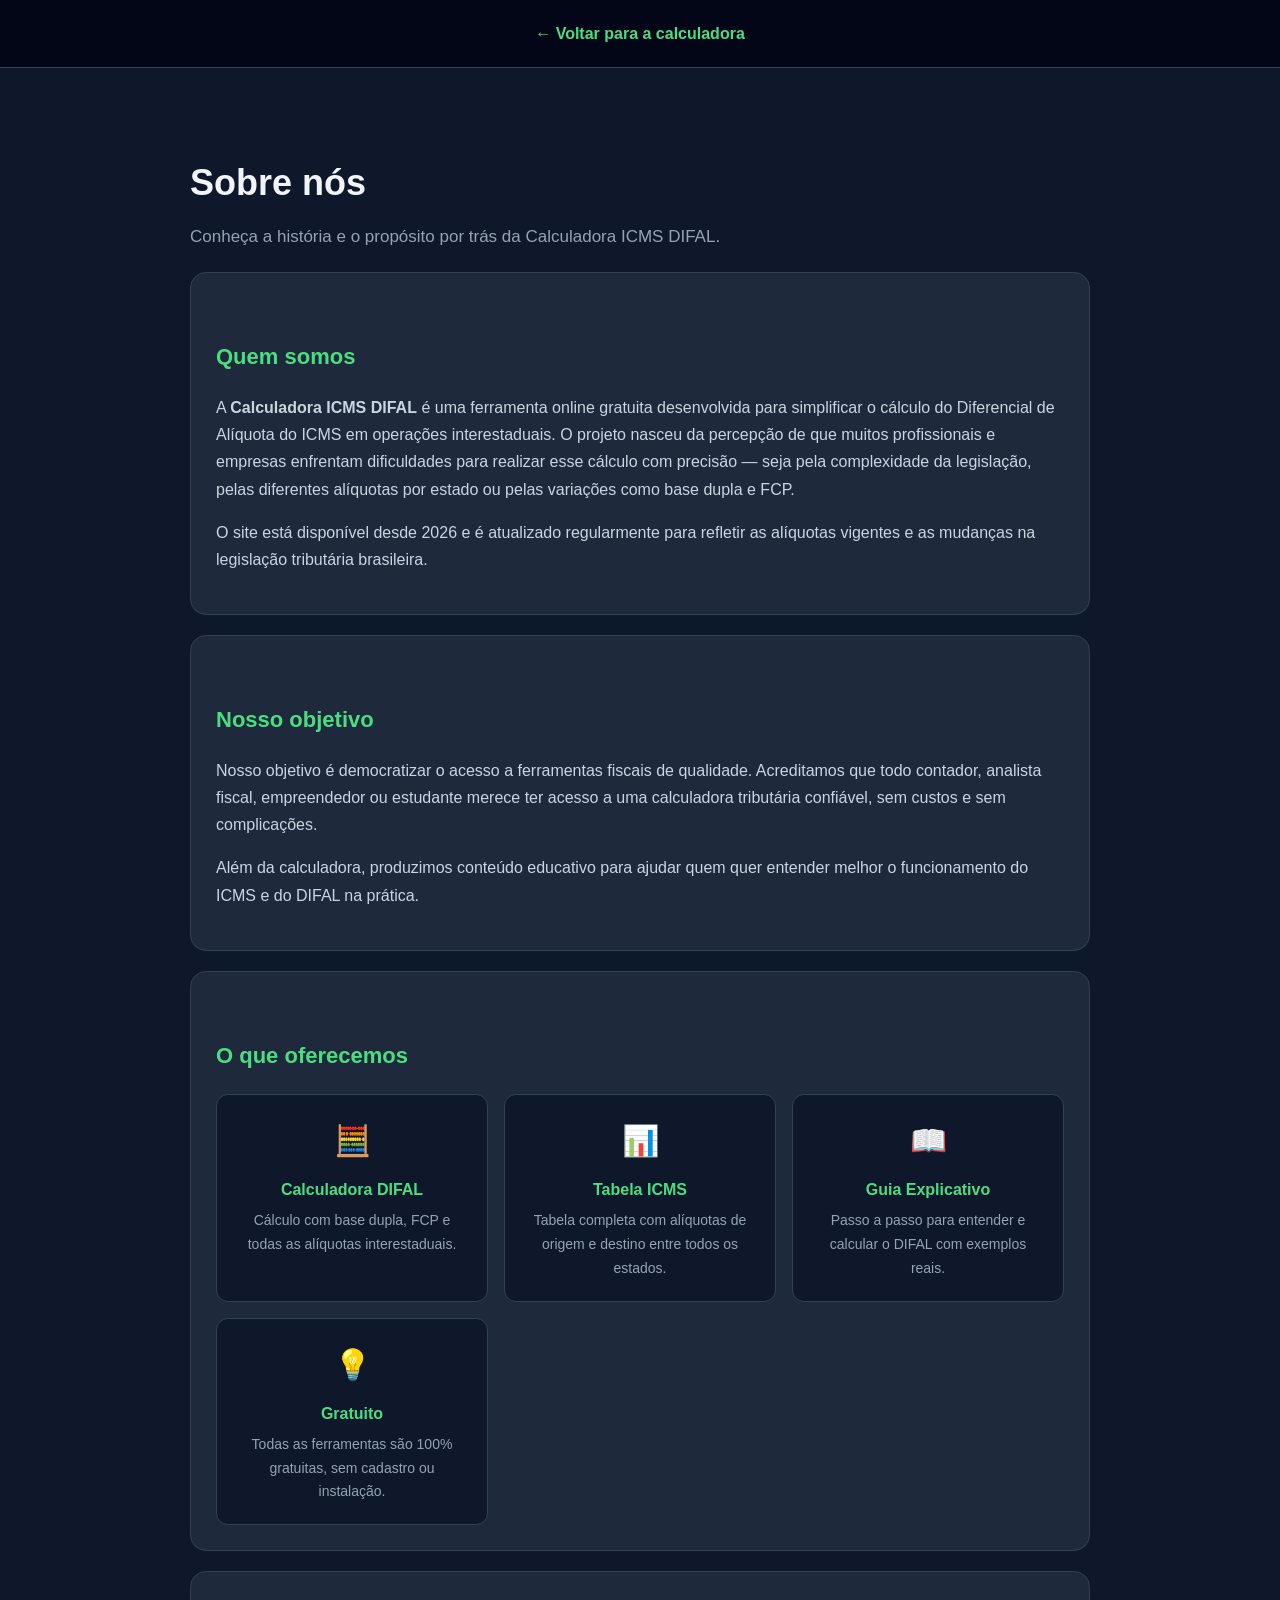
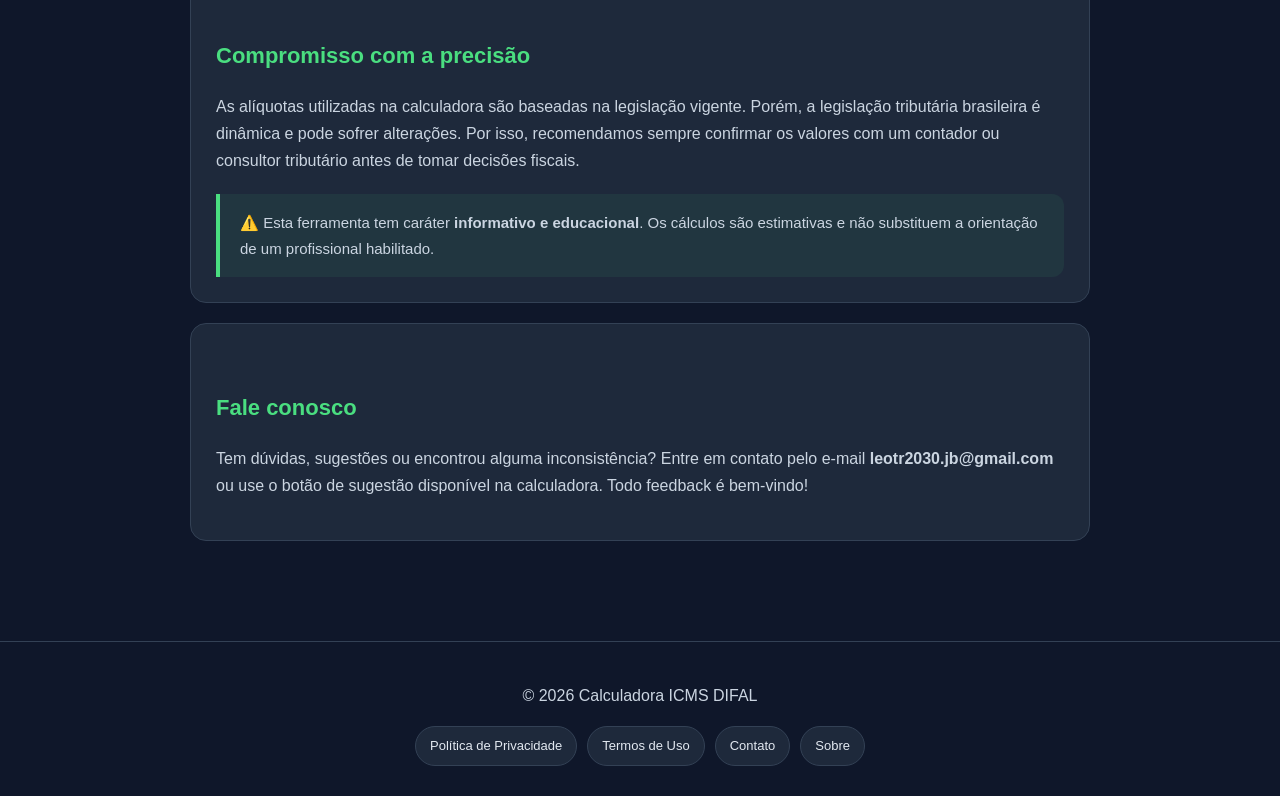
<file: sobre.html>
<!DOCTYPE html>
<html lang="pt-BR">
<head>
<meta charset="UTF-8">
<meta name="viewport" content="width=device-width, initial-scale=1.0">
<title>Sobre | Calculadora ICMS DIFAL</title>
<meta name="description" content="Conheça a Calculadora ICMS DIFAL: quem somos, nosso objetivo e como nossa ferramenta gratuita ajuda empresas e profissionais com cálculos tributários.">
<style>
body {
  font-family: 'Segoe UI', Tahoma, Geneva, Verdana, sans-serif;
  margin: 0;
  background: #0f172a;
  color: #f1f5f9;
  line-height: 1.7;
}
.container {
  max-width: 900px;
  margin: 0 auto;
  padding: 60px 20px;
}
h1 { font-size: 36px; margin-bottom: 10px; }
h2 { margin-top: 40px; font-size: 22px; color: #4ade80; }
p { color: #cbd5e1; margin-top: 10px; }
.box {
  background: #1e293b;
  padding: 25px;
  border-radius: 16px;
  border: 1px solid #334155;
  margin-top: 20px;
}
.topo {
  background: #020617;
  padding: 20px;
  border-bottom: 1px solid #334155;
  text-align: center;
}
.topo a {
  color: #4ade80;
  text-decoration: none;
  font-weight: bold;
}
.grid-valores {
  display: grid;
  grid-template-columns: repeat(auto-fit, minmax(220px, 1fr));
  gap: 16px;
  margin-top: 20px;
}
.valor-item {
  background: #0f172a;
  border: 1px solid #334155;
  border-radius: 12px;
  padding: 20px;
  text-align: center;
}
.valor-item .icone { font-size: 30px; margin-bottom: 10px; }
.valor-item h3 { font-size: 16px; color: #4ade80; margin: 0 0 6px; }
.valor-item p { font-size: 14px; color: #94a3b8; margin: 0; }
.aviso {
  background: rgba(74, 222, 128, 0.07);
  border-left: 4px solid #4ade80;
  padding: 16px 20px;
  border-radius: 0 12px 12px 0;
  margin-top: 20px;
  color: #cbd5e1;
  font-size: 15px;
}
.footer {
  text-align: center;
  padding: 30px;
  border-top: 1px solid #334155;
  color: #64748b;
  margin-top: 40px;
}
.footer-links {
  margin-top: 15px;
  display: flex;
  justify-content: center;
  flex-wrap: wrap;
  gap: 10px;
}
.footer-links a {
  background: #1e293b;
  border: 1px solid #334155;
  color: #e2e8f0;
  padding: 8px 14px;
  border-radius: 999px;
  text-decoration: none;
  font-size: 13px;
  transition: 0.3s;
}
.footer-links a:hover {
  background: #334155;
  transform: translateY(-2px);
}
</style>
</head>
<body>

<div class="topo">
  <a href="/">← Voltar para a calculadora</a>
</div>

<div class="container">
  <h1>Sobre nós</h1>
  <p style="font-size:17px; color:#94a3b8;">Conheça a história e o propósito por trás da Calculadora ICMS DIFAL.</p>

  <div class="box">
    <h2>Quem somos</h2>
    <p>
      A <strong>Calculadora ICMS DIFAL</strong> é uma ferramenta online gratuita desenvolvida para simplificar o cálculo do 
      Diferencial de Alíquota do ICMS em operações interestaduais. O projeto nasceu da percepção de que muitos profissionais 
      e empresas enfrentam dificuldades para realizar esse cálculo com precisão — seja pela complexidade da legislação, 
      pelas diferentes alíquotas por estado ou pelas variações como base dupla e FCP.
    </p>
    <p>
      O site está disponível desde 2026 e é atualizado regularmente para refletir as alíquotas vigentes e as mudanças 
      na legislação tributária brasileira.
    </p>
  </div>

  <div class="box">
    <h2>Nosso objetivo</h2>
    <p>
      Nosso objetivo é democratizar o acesso a ferramentas fiscais de qualidade. Acreditamos que todo contador, 
      analista fiscal, empreendedor ou estudante merece ter acesso a uma calculadora tributária confiável, 
      sem custos e sem complicações.
    </p>
    <p>
      Além da calculadora, produzimos conteúdo educativo para ajudar quem quer entender melhor o funcionamento 
      do ICMS e do DIFAL na prática.
    </p>
  </div>

  <div class="box">
    <h2>O que oferecemos</h2>
    <div class="grid-valores">
      <div class="valor-item">
        <div class="icone">🧮</div>
        <h3>Calculadora DIFAL</h3>
        <p>Cálculo com base dupla, FCP e todas as alíquotas interestaduais.</p>
      </div>
      <div class="valor-item">
        <div class="icone">📊</div>
        <h3>Tabela ICMS</h3>
        <p>Tabela completa com alíquotas de origem e destino entre todos os estados.</p>
      </div>
      <div class="valor-item">
        <div class="icone">📖</div>
        <h3>Guia Explicativo</h3>
        <p>Passo a passo para entender e calcular o DIFAL com exemplos reais.</p>
      </div>
      <div class="valor-item">
        <div class="icone">💡</div>
        <h3>Gratuito</h3>
        <p>Todas as ferramentas são 100% gratuitas, sem cadastro ou instalação.</p>
      </div>
    </div>
  </div>

  <div class="box">
    <h2>Compromisso com a precisão</h2>
    <p>
      As alíquotas utilizadas na calculadora são baseadas na legislação vigente. Porém, a legislação tributária 
      brasileira é dinâmica e pode sofrer alterações. Por isso, recomendamos sempre confirmar os valores com 
      um contador ou consultor tributário antes de tomar decisões fiscais.
    </p>
    <div class="aviso">
      ⚠️ Esta ferramenta tem caráter <strong>informativo e educacional</strong>. Os cálculos são estimativas e não 
      substituem a orientação de um profissional habilitado.
    </div>
  </div>

  <div class="box">
    <h2>Fale conosco</h2>
    <p>
      Tem dúvidas, sugestões ou encontrou alguma inconsistência? Entre em contato pelo e-mail 
      <strong>leotr2030.jb@gmail.com</strong> ou use o botão de sugestão disponível na calculadora. 
      Todo feedback é bem-vindo!
    </p>
  </div>
</div>

<footer>
<div class="footer">
  <p>© 2026 Calculadora ICMS DIFAL</p>
  <div class="footer-links">
    <a href="/politica-de-privacidade.html">Política de Privacidade</a>
    <a href="/termos-de-uso.html">Termos de Uso</a>
    <a href="/contato.html">Contato</a>
    <a href="/sobre.html">Sobre</a>
  </div>
</div>
</footer>
</body>
</html>
</file>
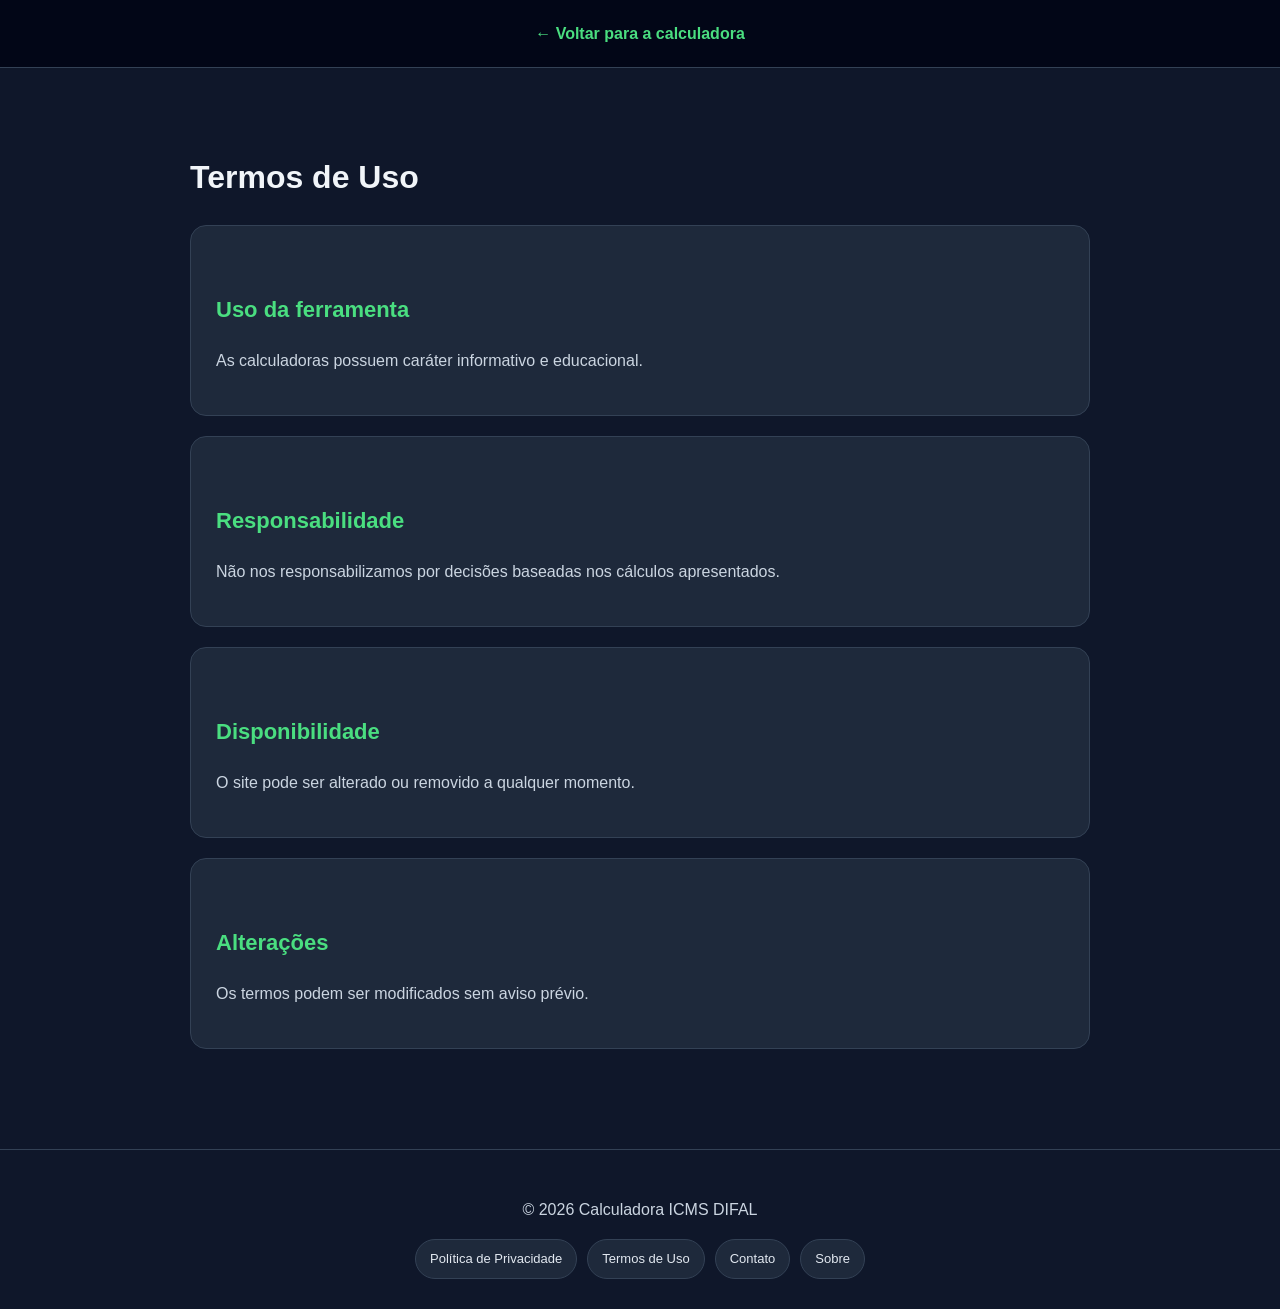
<file: termos-de-uso.html>
<!DOCTYPE html>
<html lang="pt-BR">
<head>
<meta charset="UTF-8">
<meta name="viewport" content="width=device-width, initial-scale=1.0">
<title>Termos de Uso | Calculadora ICMS DIFAL</title>

<style>
body {
  font-family: 'Segoe UI', Tahoma, Geneva, Verdana, sans-serif;
  margin: 0;
  background: #0f172a;
  color: #f1f5f9;
  line-height: 1.7;
}

.container {
  max-width: 900px;
  margin: 0 auto;
  padding: 60px 20px;
}

h1 { font-size: 32px; }
h2 { margin-top: 40px; font-size: 22px; color: #4ade80; }
p { color: #cbd5e1; }

.box {
  background: #1e293b;
  padding: 25px;
  border-radius: 16px;
  border: 1px solid #334155;
  margin-top: 20px;
}

.topo {
  background: #020617;
  padding: 20px;
  border-bottom: 1px solid #334155;
  text-align: center;
}

.topo a {
  color: #4ade80;
  text-decoration: none;
  font-weight: bold;
}

/* FOOTER */
.footer {
  text-align: center;
  padding: 30px;
  border-top: 1px solid #334155;
  color: #64748b;
  margin-top: 40px;
}

/* BOTÕES DO FOOTER */
.footer-links {
  margin-top: 15px;
  display: flex;
  justify-content: center;
  flex-wrap: wrap;
  gap: 10px;
}

.footer-links a {
  background: #1e293b;
  border: 1px solid #334155;
  color: #e2e8f0;
  padding: 8px 14px;
  border-radius: 999px;
  text-decoration: none;
  font-size: 13px;
  transition: 0.3s;
}

.footer-links a:hover {
  background: #334155;
  transform: translateY(-2px);
}
</style>
</head>

<body>

<div class="topo">
  <a href="/">← Voltar para a calculadora</a>
</div>

<div class="container">
  <h1>Termos de Uso</h1>

  <div class="box">
    <h2>Uso da ferramenta</h2>
    <p>As calculadoras possuem caráter informativo e educacional.</p>
  </div>

  <div class="box">
    <h2>Responsabilidade</h2>
    <p>Não nos responsabilizamos por decisões baseadas nos cálculos apresentados.</p>
  </div>

  <div class="box">
    <h2>Disponibilidade</h2>
    <p>O site pode ser alterado ou removido a qualquer momento.</p>
  </div>

  <div class="box">
    <h2>Alterações</h2>
    <p>Os termos podem ser modificados sem aviso prévio.</p>
  </div>
</div>

<footer>
<div class="footer">
  <p>© 2026 Calculadora ICMS DIFAL</p>

  <div class="footer-links">
    <a href="/politica-de-privacidade.html">Política de Privacidade</a>
    <a href="/termos-de-uso.html">Termos de Uso</a>
    <a href="/contato.html">Contato</a>
    <a href="/sobre.html">Sobre</a>
  </div>
</div>
</footer>

</body>
</html>
</file>
<file: style.css>
/* --- CONFIGURAÇÕES GERAIS E TRANSICÃO DE TEMA --- */
body {
    font-family: 'Plus Jakarta Sans', 'Segoe UI', sans-serif;
    margin: 0;
    transition: background 0.4s ease, color 0.4s ease;
    background: #f1f5f9;
    color: #1e293b;
    overflow-x: hidden;
    padding-top: 70px;
}

* {
    margin: 0;
    padding: 0;
    box-sizing: border-box;
}
/* --- ANIMAÇÕES (Keyframes) --- */
@keyframes fadeInUp {
    from {
        opacity: 0;
        transform: translateY(30px);
    }
    to {
        opacity: 1;
        transform: translateY(0);
    }
}
@keyframes pulse {
    0% { box-shadow: 0 0 0 0 rgba(76, 123, 232, 0.6); }
    70% { box-shadow: 0 0 0 12px rgba(76, 123, 232, 0); }
    100% { box-shadow: 0 0 0 0 rgba(76, 123, 232, 0); }
}

.animar-entrada {
    animation: fadeInUp 0.7s ease-out forwards;
}

.animar-entrada-atraso {
    animation: fadeInUp 0.7s ease-out 0.3s forwards;
    opacity: 0;
}

/* --- MENU --- */
.menu { 
    position: fixed; /* Faz o menu ficar parado no topo */
    top: 0;
    left: 0;
    width: 100%;
    background: #1e293b; 
    padding: 15px 0; 
    box-shadow: 0 4px 12px rgba(0,0,0,0.15); /* Sombra para dar profundidade */
    z-index: 1000; /* Garante que ele fique acima de tudo */
    transition: background 0.3s ease, backdrop-filter 0.3s ease, box-shadow 0.3s ease;
}
.menu.topo {
    background: #1e293b;
}
.menu.scroll {
    background: rgba(30, 41, 59, 0.65);
    backdrop-filter: blur(10px);
    -webkit-backdrop-filter: blur(10px);
    box-shadow: 0 8px 25px rgba(0,0,0,0.2);
}
.menu-container {
    max-width: 1100px;
    margin: 0 auto;
    padding: 0 20px;
    display: flex;
    align-items: center;
    justify-content: space-between;
    transform: translateZ(0);
}
.menu nav a { 
    color: #cbd5e1; 
    margin-left: 20px; 
    text-decoration: none; 
    font-size: 14px; 
    transition: 0.3s;
}
.menu nav a:hover { color: #3b82f6; }
.logo { 
    color: white; 
    margin: 0; 
    font-weight: 800;
    font-size: 18px;
    letter-spacing: -0.4px;
}

.botaoTema {
    background: #334155;
    color: white;
    border: none;
    padding: 8px 15px;
    border-radius: 8px;
    cursor: pointer;
    font-size: 16px;
    transition: transform 0.2s;
}
.botaoTema:active { transform: scale(0.9); }

/* --- LAYOUT CENTRALIZADO E LARGURA --- */
.secao-principal {
    display: flex;
    justify-content: center; /* Centraliza horizontalmente */
    width: 100%;
}

.layout {
    display: flex;
    gap: 30px;
    width: 100%;
    max-width: 900px;
    width: 100%; 
    margin: 0 auto; 
    padding: 60px 20px;
    flex-wrap: wrap;
    justify-content: center; 
}
.coluna-calculadora { flex: 1.3; min-width: 320px; width: 100%; }
.coluna-texto {
    flex: 0.7;
    min-width: 300px;
}
.coluna-texto p { line-height: 1.7; color: #475569; }

/* --- CARD E SOMBRAS --- */
.card {
    padding: 35px;
    border-radius: 24px;
    background: white;
    box-shadow: 0 20px 40px rgba(0,0,0,0.06), 0 5px 15px rgba(0,0,0,0.04);
    border: 1px solid rgba(255,255,255,0.8);
    width: 100%;
    margin-bottom: 20px;
    box-sizing: border-box; /* Garante padding correto */
}

.card h1 { margin-top: 0; font-size: 26px; letter-spacing: -0.7px; font-weight: 800; line-height: 1.2; }

.campo { margin-top: 22px; width: 100%; }
.campo label { 
    display: flex; 
    align-items: center; 
    margin-bottom: 8px; 
    font-weight: 600; 
    font-size: 11px;
    text-transform: uppercase;
    letter-spacing: 0.6px;
    color: #64748b;
}

/* TOOLTIP ESTILIZADO */
.help-icon {
    position: relative;
    display: inline-flex;
    align-items: center;
    justify-content: center;
    width: 17px;
    height: 17px;
    background-color: #94a3b8;
    color: white;
    border-radius: 50%;
    font-size: 11px;
    cursor: help;
    margin-left: 8px;
    transition: 0.3s;
}
.help-icon:hover { background-color: #4c7be8; }

.tooltip-text {
    visibility: hidden;
    width: 220px;
    background-color: #1e293b;
    color: #fff;
    text-align: center;
    border-radius: 10px;
    padding: 12px;
    position: absolute;
    z-index: 10;
    bottom: 160%;
    left: 50%;
    transform: translateX(-50%) translateY(10px);
    opacity: 0;
    transition: all 0.3s cubic-bezier(0.68, -0.55, 0.265, 1.55);
    font-weight: normal;
    font-size: 12px;
    box-shadow: 0 10px 20px rgba(0,0,0,0.2);
}

.help-icon:hover .tooltip-text {
    visibility: visible;
    opacity: 1;
    transform: translateX(-50%) translateY(0);
}

/* INPUTS E SELECTS UNIFICADOS (Garante mesmo tamanho) */
input, select {
    width: 100%;
    height: 48px;
    padding: 10px 15px;
    border: 1px solid #e2e8f0;
    border-radius: 12px;
    font-size: 15px;
    transition: 0.3s;
    background: #f8fafc;
    box-sizing: border-box; /* Crucial para o tamanho unificado */
}
input:focus, select:focus {
    outline: none;
    border-color: #3b82f6;
    background: white;
    box-shadow: 0 0 0 4px rgba(59, 130, 246, 0.1);
}

/* CHECKBOX */
.campo-check {
    margin: 25px 0;
    display: flex;
    align-items: center;
    gap: 12px;
}
.checkbox-container {
    display: flex;
    align-items: center;
    cursor: pointer;
}
.checkbox-container input {
    width: 20px;
    height: 20px;
    accent-color: #4c7be8;
}
.label-text { 
    font-size: 14px; 
    color: #1e293b; /* cor padrão (modo claro) */
    user-select: none; 
}
body.dark .label-text {
    color: #f1f5f9;
}
/* BOTÃO CALCULAR */
.botaoCalcular {
    width: 100%;
    background: linear-gradient(135deg, #4ade80 0%, #22d3ee 100%);
    color: #021a10;
    border: none;
    padding: 16px;
    border-radius: 14px;
    cursor: pointer;
    margin-top: 25px;
    margin-bottom: 10px;
    font-weight: 800;
    font-size: 15px;
    letter-spacing: 0.2px;
    font-family: 'Plus Jakarta Sans', sans-serif;
    transition: 0.3s;
    position: relative;
    overflow: hidden;
}
.botaoCalcular::after {
    content: '';
    position: absolute;
    inset: 0;
    background: linear-gradient(135deg, rgba(255,255,255,0.18), transparent);
    pointer-events: none;
}
.botaoCalcular:hover { 
    transform: translateY(-2px);
    box-shadow: 0 12px 30px rgba(74, 222, 128, 0.35);
    animation: none;
}

/* RESULTADOS */
.resultado { 
    margin-top: 30px; 
    padding: 20px; 
    border-radius: 16px; 
    background: #f1f5f9; 
    border: 1px solid #e2e8f0; 
}
.resultado-titulo { display: flex; justify-content: space-between; font-size: 11px; color: #64748b; margin-top: 15px; text-transform: uppercase; font-weight: 700; }
.resultado-linha { display: flex; justify-content: space-between; padding: 12px 0; font-weight: 600; border-bottom: 1px solid #e2e8f0; }
.destaque { 
    border-bottom: none; 
    font-size: 22px; 
    padding-top: 15px;
    font-weight: 800;
}
.destaque span:last-child {
    background: linear-gradient(90deg, #4ade80, #22d3ee);
    -webkit-background-clip: text;
    -webkit-text-fill-color: transparent;
    background-clip: text;
}

/* SEÇÃO TABELA E IMAGEM */
.secao-tabela { padding: 80px 20px; text-align: center; background: #fff; width: 100%; display: flex; justify-content: center; }
.imagemTabela { 
    display: block; 
    margin: 40px auto;
    width: 100%; 
    max-width: 100%; 
    height: auto;
    border-radius: 20px; 
    box-shadow: 0 30px 60px rgba(0,0,0,0.12);
    transition: 0.5s cubic-bezier(0.175, 0.885, 0.32, 1.275);
}
.imagemTabela:hover {
    transform: scale(1.03) translateY(-10px);
    box-shadow: 0 40px 80px rgba(0,0,0,0.18);
}

/* FOOTER */
.footer { 
    text-align: center; 
    padding: 50px; 
    background: #1e293b; 
    color: #94a3b8; 
    width: 100%; 
}

/* --- DARK MODE --- */
body.dark { background: #0f172a; color: #f1f5f9; }
body.dark .card { 
    background: #141e33;
    border: 1px solid rgba(255, 255, 255, 0.09); 
    box-shadow: 0 25px 60px rgba(0,0,0,0.5), inset 0 1px 0 rgba(255,255,255,0.05);
}
body.dark .coluna-texto p { color: #94a3b8; }
body.dark input, body.dark select { background: #0f172a; color: white; border-color: #334155; }
body.dark select option { background: #1e293b; color: #f1f5f9; }
body.dark .resultado { background: rgba(0,0,0,0.35); border: 1px solid rgba(74,222,128,0.12); border-radius: 14px; }
body.dark .resultado-linha { border-color: #334155; }
body.dark .destaque { color: inherit; }
body.dark .destaque span:last-child {
    background: linear-gradient(90deg, #4ade80, #22d3ee);
    -webkit-background-clip: text;
    -webkit-text-fill-color: transparent;
    background-clip: text;
}
body.dark .secao-tabela { background: #0f172a; }
body.dark .imagemTabela { box-shadow: 0 30px 70px rgba(0,0,0,0.6); }

/* RESPONSIVIDADE */
@media (max-width: 768px) {
    .secao-principal, .secao-tabela, .footer { width: 100%; box-sizing: border-box; }
    .layout { padding: 40px 20px; gap: 40px; max-width: 100%; }
    .coluna-calculadora, .coluna-texto { flex: 100%; width: 100%; }
    .card { padding: 20px; }
    .botaoCalcular { animation: none; }
}
/* --- FOOTER SIMPLIFICADO --- */
.footer {
    background: #1e293b;
    color: #f1f5f9;
    padding: 50px 20px 40px;
    margin-top: 80px;
    border-top: 1px solid rgba(255,255,255,0.05);
}

.footer-container {
    max-width: 900px; /* Mantém o alinhamento de 900px da calculadora */
    margin: 0 auto;
}

.footer-grid {
    display: flex;
    justify-content: center;
    margin-bottom: 30px;
}

.footer-col.centralizado {
    text-align: center;
    max-width: 600px;
}

.footer-col h3.logo-footer {
    color: #fff;
    margin-bottom: 15px;
    font-size: 24px;
    font-weight: 800;
}

.footer-col p {
    font-size: 15px;
    line-height: 1.6;
    color: #94a3b8;
    margin: 0;
}

/* LINHA INFERIOR */
.footer-bottom {
    border-top: 1px solid rgba(148, 163, 184, 0.1);
    padding-top: 25px;
    text-align: center;
}

.footer-bottom p {
    font-size: 13px;
    color: #64748b;
    margin: 0;
}

/* AJUSTE DARK MODE */
body.dark .footer {
    background: #020617;
}
/* Container para os dois checkboxes ficarem lado a lado */
.grupo-checkbox {
    display: flex;
    gap: 20px;
    flex-wrap: wrap;
    margin: 25px 0;
}

/* Alinhamento de cada item (checkbox + texto) */
.item-check {
    display: flex;
    align-items: center;
    gap: 10px;
}

/* Classe para o campo de FCP começar escondido */
.fcp-input-oculto {
    display: none;
    margin-top: 10px;
}

/* Animação suave quando o campo aparecer (opcional, já que você tem keyframes) */
#campoFCPInput {
    animation: fadeInUp 0.4s ease;
}
/* --- CHECKBOX CIRCULAR PERFEITO --- */
.campo-check {
    margin: 25px 0;
    display: flex;
    align-items: center;
    gap: 12px;
}

.checkbox-container {
    display: inline-flex; /* Mudado para inline-flex para não esticar */
    align-items: center;
    justify-content: center;
    cursor: pointer;
    width: 22px; 
    height: 22px;
    flex-shrink: 0; /* Impede que o container achate */
}

.checkbox-container input[type="checkbox"] {
    appearance: none;
    -webkit-appearance: none;
    width: 20px; /* Tamanho fixo */
    height: 20px; /* Tamanho fixo */
    border: 2.5px solid #475569; 
    border-radius: 50%; /* Garante o círculo */
    background: #ffffff;
    cursor: pointer;
    transition: all 0.2s ease;
    display: flex;
    align-items: center;
    justify-content: center;
    margin: 0;
    padding: 0;
    flex-shrink: 0; /* Impede que o input fique oval */
    box-sizing: border-box;
}

/* Quando marcado: Fundo escuro */
.checkbox-container input[type="checkbox"]:checked {
    background: #1e293b; 
    border-color: #1e293b;
}

/* O "ponto final" branco dentro */
.checkbox-container input[type="checkbox"]:checked::after {
    content: '';
    width: 8px;
    height: 8px;
    background: #ffffff;
    border-radius: 50%;
    display: block;
    flex-shrink: 0;
}

/* --- AJUSTE DARK MODE (MAIS ESCURO E VISÍVEL) --- */
body.dark .checkbox-container input[type="checkbox"] {
    background: #0f172a;
    border-color: #64748b; /* Borda mais visível no escuro */
}

body.dark .checkbox-container input[type="checkbox"]:checked {
    background: #4c7be8; /* Azul destaque para o ponto final */
    border-color: #4c7be8;
}
/* Ajuste para o seletor de FCP aparecer ao lado */
#fcp_select {
    border-radius: 8px;
    font-size: 13px;
    border: 2px solid #475569;
    background: #fff;
    cursor: pointer;
    animation: fadeInSlide 0.3s ease;
}

@keyframes fadeInSlide {
    from { opacity: 0; transform: translateX(-10px); }
    to { opacity: 1; transform: translateX(0); }
}

body.dark #fcp_select {
    background: #1e293b;
    color: #fff;
    border-color: #64748b;
}
@media (max-width: 1024px) {
    .layout {
        flex-direction: column;
        align-items: center;
        padding: 40px 20px;
        gap: 30px;
    }

    .coluna-calculadora,
    .coluna-texto {
        width: 100%;
        max-width: 700px;
        flex: none;
    }
    .imagemTabela {
        max-width: 100%;
        height: auto;
    }
}
/* Ajuste específico para o ícone dentro da área de resultados */
.resultado-linha span .help-icon {
    width: 15px;
    height: 15px;
    font-size: 10px;
    margin-left: 5px;
    vertical-align: middle;
}

/* Garante que o tooltip não fique cortado se o card for pequeno */
.resultado {
    position: relative; 
}
.secao-explicao {
    padding: 60px 20px;
    background: #f8fafc;
    display: flex;
    justify-content: center;
}

body.dark .secao-explicao {
    background: #0f172a;
}

.container-texto {
    max-width: 900px;
    width: 100%;
    line-height: 1.8;
}

.grid-explicao {
    display: grid;
    grid-template-columns: 1fr 1fr;
    gap: 30px;
    margin: 30px 0;
}

.formula-box {
    background: #e2e8f0;
    padding: 30px;
    border-radius: 16px;
    text-align: center;
    margin: 40px 0;
}

body.dark .formula-box {
    background: #1e293b;
    border: 1px solid #334155;
}

.formula {
    font-size: 1.2rem;
    font-weight: bold;
    color: #2563eb;
    margin: 15px 0;
}

body.dark .formula {
    color: #4ade80;
}

@media (max-width: 768px) {
    .grid-explicao {
        grid-template-columns: 1fr;
    }
}
/* MODAL IMAGEM (ZOOM) */
.modal-imagem {
    display: none;
    position: fixed;
    z-index: 9999;
    padding: 20px;
    left: 0;
    top: 0;
    width: 100%;
    height: 100%;
    background: rgba(0,0,0,0.9);
    justify-content: center;
    align-items: center;
}

.conteudo-modal {
    max-width: 95%;
    max-height: 90%;
    border-radius: 12px;
    transition: transform 0.2s ease;
    transform-origin: center center;
    cursor: zoom-in;
    touch-action: none; /* importante pro mobile */
}

@keyframes zoomIn {
    from {
        transform: scale(0.8);
        opacity: 0;
    }
    to {
        transform: scale(1);
        opacity: 1;
    }
}

.fechar-modal {
    position: absolute;
    top: 20px;
    right: 30px;
    color: #fff;
    font-size: 35px;
    font-weight: bold;
    cursor: pointer;
}

/* cursor de clique na imagem */
.imagemTabela {
    cursor: zoom-in;
}
/* BOTÃO HAMBURGUER */
.menu-toggle {
    display: block;
    font-size: 22px;
    background: none;
    border: none;
    color: white;
    cursor: pointer;
}

/* OVERLAY */
.overlay {
    position: fixed;
    top: 0;
    left: 0;
    width: 100%;
    height: 100%;
    background: rgba(0,0,0,0.5);
    opacity: 0;
    pointer-events: none;
    transition: 0.3s;
    z-index: 1050;
}

.overlay.ativo {
    opacity: 1;
    pointer-events: all;
}

/* MENU LATERAL */
.side-menu {
    position: fixed;
    top: 0;
    left: -260px;
    width: 260px;
    height: 100%;
    background: #1e293b;
    padding: 20px;
    display: flex;
    flex-direction: column;
    gap: 10px;
    transition: transform 0.3s cubic-bezier(0.4, 0, 0.2, 1);
    z-index: 1100;
}


.side-menu.ativo {
    left: 0;
}
.side-menu.ativo ~ #menuSensor {
    pointer-events: none;
}
/* --- ESTILIZAÇÃO DO CONTEÚDO DO MENU LATERAL --- */
.side-menu a {
    color: #cbd5e1; /* Cor cinza clara */
    text-decoration: none;
    padding: 12px 15px;
    border-radius: 8px;
    font-size: 16px;
    transition: all 0.2s ease;
    display: block;
}

.side-menu a:hover {
    background: rgba(255, 255, 255, 0.08);
    color: #ffffff;
    padding-left: 20px; /* Efeito de deslize no hover */
}

.divider {
    height: 1px;
    background: rgba(255, 255, 255, 0.1);
    margin: 15px 0;
}

/* Estilo do botão de alternar tema dentro do menu */
.menu-item {
    background: #334155;
    color: white;
    border: none;
    padding: 12px 15px;
    border-radius: 8px;
    cursor: pointer;
    text-align: left;
    font-size: 15px;
    font-family: inherit;
    transition: background 0.2s;
}

.menu-item:hover {
    background: #475569;
}

/* Ajuste para o botão hambúrguer não sumir no topo */
.menu-toggle {
    transition: transform 0.2s;
}
.menu-toggle:active {
    transform: scale(0.9);
}
/* --- BOTÃO DE FECHAR NO MENU --- */
.fechar-menu {
    background: none;
    border: none;
    color: #cbd5e1;
    font-size: 24px;
    cursor: pointer;
    align-self: flex-end; /* Joga a seta para a direita */
    padding: 10px;
    margin-bottom: 10px;
    transition: transform 0.2s, color 0.2s;
    display: flex;
    align-items: center;
    justify-content: center;
}

.fechar-menu:hover {
    color: #ffffff;
    transform: translateX(5px); /* Pequeno movimento para a direita */
}

/* Garante que o menu lateral use flexbox para alinhar a seta */
.side-menu {
    display: flex;
    flex-direction: column;
}
.menu-sensor {
    position: fixed;
    top: 0;
    width: 80px;
    height: 100vh;
    z-index: 1200;
    background: transparent;
}
.side-menu {
    transition: transform 0.3s cubic-bezier(0.4, 0, 0.2, 1);
}

/* Ajuste para o menu lateral ser fluido */
.side-menu {
    transition: transform 0.3s cubic-bezier(0.4, 0, 0.2, 1), left 0.3s ease;
    z-index: 1100; /* Acima do sensor e do header fixo */
}

/* Opcional: destaque visual quando o menu está aberto */
.side-menu.ativo {
    box-shadow: 5px 0 25px rgba(0,0,0,0.5);
}
/* Sensor posicionado sobre o ícone */
.sensor-inteligente {
    position: absolute;
    left: 10px; /* Alinhado ao início do container */
    top: 50%;
    transform: translateY(-50%);
    width: 80px;  /* Área de detecção lateral */
    height: 60px; /* Área de detecção vertical */
    background: transparent; /* Invisível */
    z-index: 101; /* Acima do botão para detectar o mouse antes */
    cursor: pointer;
}

/* Ajuste para o container do menu permitir o posicionamento absoluto do sensor */
.menu-container {
    position: relative;
}
/* Faixa de ativação vertical alinhada ao ícone */
.sensor-vertical {
    position: fixed;
    top: 0;
    /* Ajuste este valor para alinhar exatamente com o seu ícone */
    left: 15px; 
    width: 40px; /* Largura da "zona de detecção" */
    height: 100vh;
    background: transparent; /* Mude para rgba(255,0,0,0.1) se quiser ver onde ela está para testar */
    z-index: 1050;
}

/* Garante que o menu lateral tenha prioridade de clique quando aberto */
.side-menu.ativo {
    z-index: 1100;
}
.menu-texto {
    font-size: 18px;
    color: #cbd5e1;
}
/* MENU DESKTOP */
.menu-links {
    display: flex;
    align-items: center;
    gap: 20px;
}

.menu-links a {
    color: #cbd5e1;
    text-decoration: none;
    font-size: 14px;
    transition: 0.2s;
}

.menu-links a:hover {
    color: #3b82f6;
}

/* BOTÃO MOBILE ESCONDIDO NO DESKTOP */
.menu-toggle {
    display: none;
}

/* MOBILE */
@media (max-width: 768px) {
    .menu-links {
        display: none;
    }

    .menu-toggle {
        display: block;
        font-size: 24px;
        background: none;
        border: none;
        color: white;
        cursor: pointer;
    }
}
.aviso-footer {
    margin: 20px auto 10px;
    max-width: 700px;
    text-align: center;
}

.aviso-footer p {
    font-size: 12px;
    color: #64748b;
    line-height: 1.5;
}

body.dark .aviso-footer p {
    color: #94a3b8;
}
.secao-seo {
    padding: 60px 20px;
    display: flex;
    justify-content: center;
    background: #ffffff;
}

body.dark .secao-seo {
    background: #020617;
}

.secao-seo .container-texto {
    max-width: 900px;
    line-height: 1.7;
}

.secao-seo h2 {
    font-size: 26px;
    margin-bottom: 20px;
}

.secao-seo h3 {
    margin-top: 30px;
    margin-bottom: 10px;
    font-size: 20px;
}

.secao-seo p {
    color: #475569;
    margin-bottom: 10px;
}

body.dark .secao-seo p {
    color: #94a3b8;
}

.secao-seo ul {
    margin-top: 10px;
    padding-left: 20px;
}

.secao-seo li {
    margin-bottom: 5px;
}
.politica-privacidade {
    margin-top: 10px;
}
.secao-outras {
    padding: 80px 20px;
    background: #f8fafc;
    display: flex;
    justify-content: center;
}

body.dark .secao-outras {
    background: #0f172a;
}

.container-outras {
    max-width: 950px;
    width: 100%;
    text-align: center;
}

.container-outras h2 {
    font-size: 28px;
    margin-bottom: 10px;
}

.container-outras p {
    color: #64748b;
}

/* GRID MELHORADO */
.grid-calculadoras {
    display: grid;
    grid-template-columns: repeat(3, minmax(0, 1fr));
    gap: 22px;
    margin-top: 35px;

    max-width: 1000px;
    width: 100%;
    margin-left: auto;
    margin-right: auto;

    padding: 0 20px;
    align-items: stretch;
}

/* CARD MAIS “APP” */
.card-link {
    position: relative;
    display: flex;
    flex-direction: column;
    justify-content: space-between;

    padding: 24px;
    border-radius: 20px;

    background: white;
    text-decoration: none;
    color: #0f172a;

    box-shadow: 0 10px 25px rgba(0,0,0,0.06);
    border: 1px solid rgba(148,163,184,0.2);

    transition: all 0.25s ease;
    min-height: 170px;
}

.card-link:hover {
    transform: translateY(-6px);
    box-shadow: 0 25px 60px rgba(0,0,0,0.12);
    border-color: #3b82f6;
}


/* TAG pequena topo */
.tag {
    font-size: 11px;
    font-weight: 700;
    text-transform: uppercase;
    letter-spacing: 0.6px;

    color: #3b82f6;
    background: rgba(59,130,246,0.1);

    padding: 4px 10px;
    border-radius: 999px;

    width: fit-content;
    margin-bottom: 12px;
}

/* título */
.card-link h3 {
    margin: 0;
    font-size: 18px;
    font-weight: 700;
}

.card-link p {
    margin-top: 8px;
    font-size: 14px;
    color: #64748b;
    line-height: 1.5;
}
/* CTA estilo botão leve */
.cta {
    margin-top: 18px;
    font-weight: 600;
    font-size: 13px;
    color: #3b82f6;

    display: inline-flex;
    align-items: center;
    gap: 6px;
}
/* DARK MODE */
body.dark .card-link {
    background: #1e293b;
    color: #f1f5f9;
    border-color: rgba(148,163,184,0.15);
}

body.dark .card-link p {
    color: #94a3b8;
}

body.dark .card-link:hover {
    box-shadow: 0 25px 70px rgba(0,0,0,0.6);
}

@media (max-width: 900px) {
    .grid-calculadoras {
        grid-template-columns: repeat(2, 1fr);
        gap: 16px;
    }
}

@media (max-width: 600px) {
    .grid-calculadoras {
        grid-template-columns: 1fr;
        gap: 14px;
        padding: 0 16px;
    }

    .card-link {
        padding: 20px;
        border-radius: 16px;
        min-height: auto;
    }
}
/* BOTÃO FLUTUANTE */
.btn-sugestao{
position:fixed;
right:20px;
bottom:20px;
display:flex;
align-items:center;
gap:8px;
padding:12px 14px;
border-radius:14px;
background:linear-gradient(135deg,#3b82f6,#2563eb);
color:white;
font-size:14px;
font-weight:600;
cursor:pointer;
box-shadow:
0 10px 25px rgba(0,0,0,0.15),
0 5px 10px rgba(59,130,246,0.2);
z-index:999;
transition:all .25s ease;
}

/* hover */
.btn-sugestao:hover{
transform:translateY(-4px);
box-shadow:
0 20px 40px rgba(0,0,0,0.2),
0 10px 20px rgba(59,130,246,0.25);
}

.btn-sugestao:active{
transform:translateY(-1px);
}
/* efeito glow */
.btn-sugestao::after{
content:"";
position:absolute;
inset:0;
border-radius:14px;
background:linear-gradient(135deg,#3b82f6,#2563eb);
opacity:.15;
filter:blur(10px);
z-index:-1;
}

/* MODAL */
.modal-sugestao{
position:fixed;
top:0;
left:0;
width:100%;
height:100%;
background:rgba(0,0,0,0.6);
display:none;
align-items:center;
justify-content:center;
z-index:9999;
}

/* BOX */
.box-sugestao{
background:white;
width:90%;
max-width:420px;
border-radius:16px;
padding:20px;
}

/* HEADER */
.topo-sugestao{
display:flex;
justify-content:space-between;
margin-bottom:15px;
font-weight:600;
}

.topo-sugestao button{
background:none;
border:none;
font-size:18px;
cursor:pointer;
}

/* TEXTAREA */
.box-sugestao textarea{
width:100%;
height:120px;
margin-top:10px;
border-radius:12px;
border:1px solid #e2e8f0;
padding:12px;
resize:none;
font-family:inherit;
background:#f8fafc;
transition:0.3s;
}

/* MESMA ANIMAÇÃO DO INPUT */
.box-sugestao textarea:focus{
outline:none;
border-color:#3b82f6;
background:white;
box-shadow:0 0 0 4px rgba(59,130,246,0.1);
}
/* BOTÃO */
.btn-enviar-sugestao{
width:100%;
margin-top:10px;
background:#3b82f6;
color:white;
border:none;
padding:12px;
border-radius:10px;
cursor:pointer;
}

/* DARK MODE */
body.dark .box-sugestao{
background:#1e293b;
color:white;
}

body.dark textarea,
body.dark input{
background:#0f172a;
color:white;
border-color:#334155;
}
body.dark .box-sugestao textarea{
background:#0f172a;
color:white;
border-color:#334155;
}

body.dark .box-sugestao textarea:focus{
border-color:#3b82f6;
box-shadow:0 0 0 4px rgba(59,130,246,0.15);
}
.msg-sucesso{
display:none;
margin-top:10px;
background:#22c55e;
color:white;
padding:10px;
border-radius:10px;
font-size:14px;
text-align:center;
animation:fadeInUp .3s ease;
}
body.dark .msg-sucesso{
background:#16a34a;
}
.container-outras {
    max-width: 1000px;
    margin: 0 auto;

}

.titulo-calculadoras {
    text-align: center;
    margin-bottom: 35px;
}
.grid-calculadoras {
    text-align: left;
}
.secao-ad {
    padding: 50px 20px 40px;
    background: #f1f5f9;
    display: flex;
    justify-content: center;
}

body.dark .secao-ad {
    background: #020617;
}

.secao-ad .container-texto {
    max-width: 900px;
    width: 100%;
    background: white;
    padding: 40px;
    border-radius: 16px;
    box-shadow: 0 10px 30px rgba(0,0,0,0.05);
}

body.dark .secao-ad .container-texto {
    background: #0f172a;
    box-shadow: 0 10px 30px rgba(0,0,0,0.4);
}

.secao-ad h2 {
    font-size: 28px;
    margin-bottom: 20px;
}

.secao-ad h3 {
    font-size: 20px;
    margin-top: 25px;
    margin-bottom: 10px;
    color: #2563eb;
}

body.dark .secao-ad h3 {
    color: #60a5fa;
}

.secao-ad p {
    font-size: 16px;
    line-height: 1.6;
    color: #475569;
}

body.dark .secao-ad p {
    color: #cbd5f5;
}
.secao-sobre {
    padding: 40px 20px 60px;
    background: #ffffff;
    display: flex;
    justify-content: center;
}

body.dark .secao-sobre {
    background: #020617;
}

.secao-sobre .container-texto {
    max-width: 900px;
    width: 100%;
    text-align: center;
}

.secao-sobre h2 {
    font-size: 30px;
    margin-bottom: 20px;
}

.secao-sobre p {
    font-size: 17px;
    line-height: 1.7;
    color: #475569;
    margin-bottom: 15px;
}

body.dark .secao-sobre p {
    color: #cbd5f5;
}
.footer-links {
    display: flex;
    justify-content: center;
    flex-wrap: wrap;
    gap: 15px;
    margin-top: 20px;
}

.footer-links a {
    color: #94a3b8;
    text-decoration: none;
    font-size: 14px;
    padding: 8px 14px;
    border-radius: 8px;
    transition: all 0.3s ease;
}

/* hover */
.footer-links a:hover {
    color: #ffffff;
    background: #2563eb;
}

/* dark mode */
body.dark .footer-links a {
    color: #cbd5f5;
}

body.dark .footer-links a:hover {
    background: #3b82f6;
}
.btn-voltar {
    display: inline-block;
    margin-bottom: 20px;
    padding: 10px 18px;
    font-size: 14px;
    font-weight: 500;
    color: #38bdf8;
    border: 1px solid #38bdf8;
    border-radius: 10px;
    text-decoration: none;
    transition: all 0.25s ease;
}

.btn-voltar:hover {
    background: #38bdf8;
    color: #0f172a;
    transform: translateY(-2px);
}
/* ===== MODERN DESIGN OVERRIDES 2026 ===== */

/* GRADIENT TEXT */
.gradient-text {
    background: linear-gradient(90deg, #4ade80, #22d3ee);
    -webkit-background-clip: text;
    -webkit-text-fill-color: transparent;
    background-clip: text;
}

/* HERO BADGE */
.hero-badge {
    display: inline-flex;
    align-items: center;
    gap: 8px;
    background: rgba(74, 222, 128, 0.08);
    border: 1px solid rgba(74, 222, 128, 0.22);
    color: #4ade80;
    font-size: 11px;
    font-weight: 700;
    padding: 5px 13px;
    border-radius: 999px;
    margin-bottom: 14px;
    letter-spacing: 0.4px;
    width: fit-content;
}

.hero-badge-dot {
    width: 6px;
    height: 6px;
    background: #4ade80;
    border-radius: 50%;
    display: inline-block;
    animation: badgePulse 2s ease-in-out infinite;
    flex-shrink: 0;
}

@keyframes badgePulse {
    0%, 100% { opacity: 1; transform: scale(1); }
    50% { opacity: 0.35; transform: scale(0.8); }
}

/* RESULTADO TITULO — uppercase labels */
.resultado-titulo {
    display: flex;
    justify-content: space-between;
    font-size: 10px;
    color: #64748b;
    margin-top: 15px;
    text-transform: uppercase;
    font-weight: 700;
    letter-spacing: 0.6px;
}

/* DARK: campo labels */
body.dark .campo label {
    color: rgba(255,255,255,0.4);
}

/* DARK: resultado titulos */
body.dark .resultado-titulo {
    color: rgba(255,255,255,0.28);
}

/* DARK: destaque label (percentual DIFAL) */
body.dark .destaque span:first-child {
    color: rgba(255,255,255,0.45);
    font-size: 14px;
    font-weight: 500;
    -webkit-text-fill-color: rgba(255,255,255,0.45);
}

/* DARK: inputs modernos */
body.dark input:not([type="checkbox"]),
body.dark select {
    background: rgba(15, 23, 42, 0.9);
    border: 1px solid rgba(255,255,255,0.1);
    border-radius: 12px;
    color: #f1f5f9;
    font-family: 'Plus Jakarta Sans', sans-serif;
    transition: 0.2s;
}

body.dark select option {
    background: #1e293b;
    color: #f1f5f9;
}

body.dark input:not([type="checkbox"]):focus,
body.dark select:focus {
    border-color: rgba(74,222,128,0.45);
    background: rgba(15, 23, 42, 0.95);
    box-shadow: 0 0 0 3px rgba(74,222,128,0.1);
}

/* MENU LINKS modernos */
.menu-links a {
    font-size: 13px;
    font-weight: 500;
}

/* LOGO gradiente no menu */
.menu .logo {
    background: linear-gradient(90deg, #fff 40%, #4ade80);
    -webkit-background-clip: text;
    -webkit-text-fill-color: transparent;
    background-clip: text;
}

/* CARD — light mode upgrade */
.card {
    padding: 35px;
    border-radius: 24px;
    background: white;
    box-shadow: 0 20px 60px rgba(0,0,0,0.07), 0 5px 20px rgba(0,0,0,0.04);
    border: 1px solid rgba(0,0,0,0.06);
    width: 100%;
    margin-bottom: 20px;
    box-sizing: border-box;
}

/* BOTÃO SUGESTÃO — mais moderno */
.btn-sugestao {
    background: linear-gradient(135deg, #4ade80, #22d3ee);
    color: #021a10;
    font-weight: 700;
    font-family: 'Plus Jakarta Sans', sans-serif;
}
</file>
<file: como-calcular-difal.css>
body {
  font-family: 'Segoe UI', Tahoma, Geneva, Verdana, sans-serif;
  margin: 0;
  background: linear-gradient(180deg, #020617, #0f172a);
  color: #f1f5f9;
  line-height: 1.7;
}

/* CONTAINER */
.container {
  max-width: 900px;
  margin: 40px auto;
  padding: 40px 20px;
}

/* TOPO */
.topo {
  background: rgba(2, 6, 23, 0.9);
  padding: 20px;
  border-bottom: 1px solid #334155;
  text-align: center;
  backdrop-filter: blur(6px);
}

.topo a {
  color: #4ade80;
  text-decoration: none;
  font-weight: bold;
  transition: 0.3s;
}

.topo a:hover {
  opacity: 0.8;
}

/* TÍTULOS */
h1 {
  font-size: 34px;
  margin-bottom: 15px;
  text-align: center;
}

h2 {
  margin-top: 40px;
  font-size: 22px;
  color: #4ade80;
  border-left: 4px solid #4ade80;
  padding-left: 10px;
}

p {
  color: #cbd5e1;
  margin-top: 10px;
}

/* LISTAS */
ul {
  margin-top: 10px;
  padding-left: 20px;
}

li {
  margin-bottom: 6px;
}

/* CAIXA */
.box {
  background: rgba(30, 41, 59, 0.85);
  padding: 25px;
  border-radius: 16px;
  border: 1px solid #334155;
  margin-top: 25px;
  box-shadow: 0 8px 25px rgba(0,0,0,0.3);
}

/* FÓRMULA */
.formula {
  background: #020617;
  padding: 15px;
  border-radius: 10px;
  text-align: center;
  margin-top: 15px;
  font-weight: bold;
  color: #38bdf8;
  border: 1px solid #1e293b;
}

/* BOTÃO */
.botao {
  display: block;
  width: fit-content;
  margin: 40px auto 0;
  padding: 12px 22px;
  background: linear-gradient(135deg, #4ade80, #22c55e);
  color: #022c22;
  text-decoration: none;
  font-weight: bold;
  border-radius: 10px;
  transition: 0.3s;
}

.botao:hover {
  transform: translateY(-2px);
  box-shadow: 0 10px 25px rgba(74, 222, 128, 0.3);
}

/* FOOTER */
.footer {
  text-align: center;
  padding: 30px;
  border-top: 1px solid #334155;
  color: #64748b;
  margin-top: 50px;
}

/* RESPONSIVO */
@media (max-width: 600px) {
  .container {
    padding: 30px 15px;
  }

  h1 {
    font-size: 26px;
  }

  h2 {
    font-size: 20px;
  }
}
.topo {
  position: sticky;
  top: 0;
  background: rgba(2, 6, 23, 0.85);
  padding: 15px 20px;
  border-bottom: 1px solid #334155;
  backdrop-filter: blur(8px);
  z-index: 1000;
  text-align: left;
}

.topo a {
  display: inline-block;
  color: #4ade80;
  text-decoration: none;
  font-weight: 600;
  font-size: 14px;
  transition: 0.3s;
}

.topo a:hover {
  transform: translateX(-3px);
  opacity: 0.8;
}
</file>
